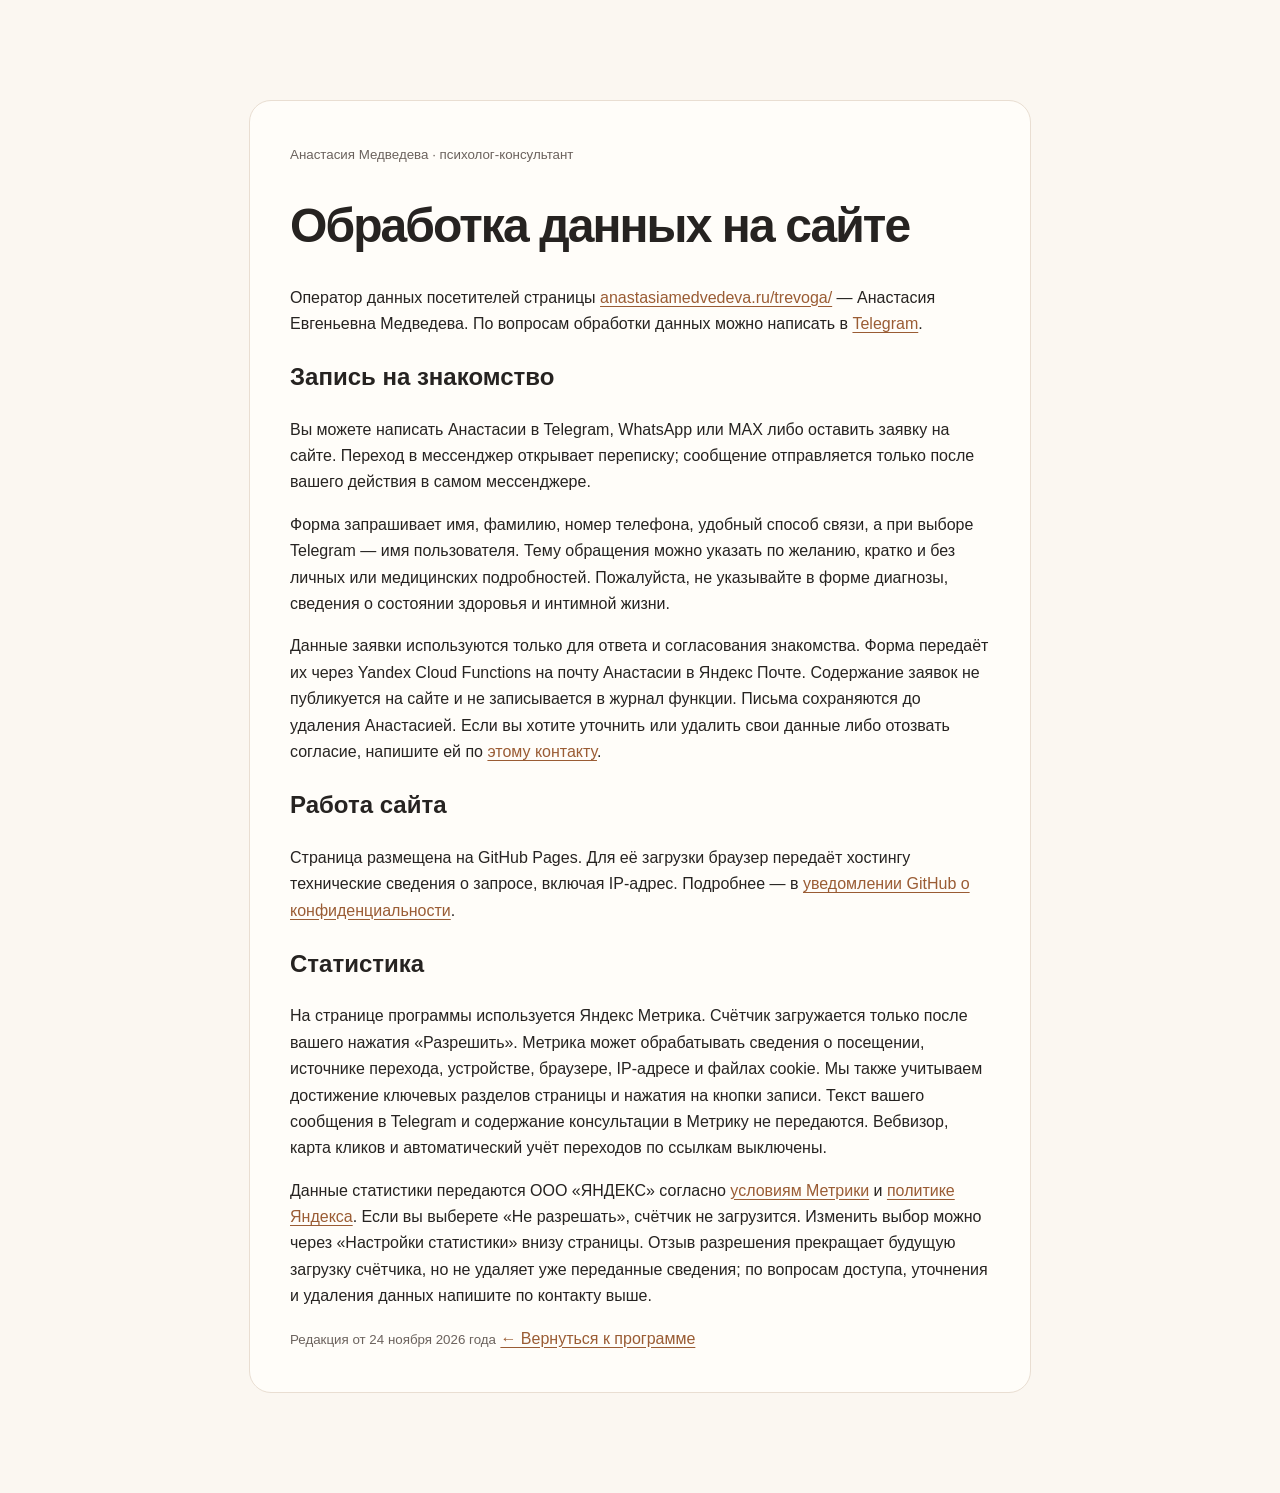
<file: privacy/index.html>
<!doctype html>
<html lang="ru">
<head>
  <meta charset="utf-8" />
  <meta name="viewport" content="width=device-width, initial-scale=1" />
  <meta name="robots" content="noindex" />
  <title>Обработка данных — Анастасия Медведева</title>
  <style>body{margin:0;padding:28px;background:#fbf7f1;color:#262321;font:16px/1.65 Manrope,Arial,sans-serif}main{max-width:700px;margin:8vh auto;padding:40px;background:#fffdf9;border:1px solid #e9ded2;border-radius:22px}h1{font-size:clamp(2rem,5vw,3rem);line-height:1.1;letter-spacing:-.04em}a{color:#9a5c34;text-underline-offset:3px}small{color:#6b625d}@media(max-width:600px){main{margin:2vh auto;padding:28px}}</style>
</head>
<body>
<main>
  <small>Анастасия Медведева · психолог-консультант</small>
  <h1>Обработка данных на сайте</h1>
  <p>Оператор данных посетителей страницы <a href="../trevoga/">anastasiamedvedeva.ru/trevoga/</a> — Анастасия Евгеньевна Медведева. По вопросам обработки данных можно написать в <a href="https://t.me/aanastasia_me">Telegram</a>.</p>
  <h2>Запись на знакомство</h2>
  <p>Вы можете написать Анастасии в Telegram, WhatsApp или MAX либо оставить заявку на сайте. Переход в мессенджер открывает переписку; сообщение отправляется только после вашего действия в самом мессенджере.</p>
  <p>Форма запрашивает имя, фамилию, номер телефона, удобный способ связи, а при выборе Telegram — имя пользователя. Тему обращения можно указать по желанию, кратко и без личных или медицинских подробностей. Пожалуйста, не указывайте в форме диагнозы, сведения о состоянии здоровья и интимной жизни.</p>
  <p>Данные заявки используются только для ответа и согласования знакомства. Форма передаёт их через Yandex Cloud Functions на почту Анастасии в Яндекс Почте. Содержание заявок не публикуется на сайте и не записывается в журнал функции. Письма сохраняются до удаления Анастасией. Если вы хотите уточнить или удалить свои данные либо отозвать согласие, напишите ей по <a href="https://t.me/aanastasia_me">этому контакту</a>.</p>
  <h2>Работа сайта</h2>
  <p>Страница размещена на GitHub Pages. Для её загрузки браузер передаёт хостингу технические сведения о запросе, включая IP-адрес. Подробнее — в <a href="https://docs.github.com/ru/site-policy/privacy-policies/github-general-privacy-statement">уведомлении GitHub о конфиденциальности</a>.</p>
  <h2>Статистика</h2>
  <p>На странице программы используется Яндекс Метрика. Счётчик загружается только после вашего нажатия «Разрешить». Метрика может обрабатывать сведения о посещении, источнике перехода, устройстве, браузере, IP-адресе и файлах cookie. Мы также учитываем достижение ключевых разделов страницы и нажатия на кнопки записи. Текст вашего сообщения в Telegram и содержание консультации в Метрику не передаются. Вебвизор, карта кликов и автоматический учёт переходов по ссылкам выключены.</p>
  <p>Данные статистики передаются ООО «ЯНДЕКС» согласно <a href="https://yandex.ru/legal/metrica_termsofuse/ru/">условиям Метрики</a> и <a href="https://yandex.ru/legal/confidential/ru/">политике Яндекса</a>. Если вы выберете «Не разрешать», счётчик не загрузится. Изменить выбор можно через «Настройки статистики» внизу страницы. Отзыв разрешения прекращает будущую загрузку счётчика, но не удаляет уже переданные сведения; по вопросам доступа, уточнения и удаления данных напишите по контакту выше.</p>
  <small>Редакция от 24 ноября 2026 года</small>
  <a href="../trevoga/">← Вернуться к программе</a>
</main>
</body>
</html>
</file>
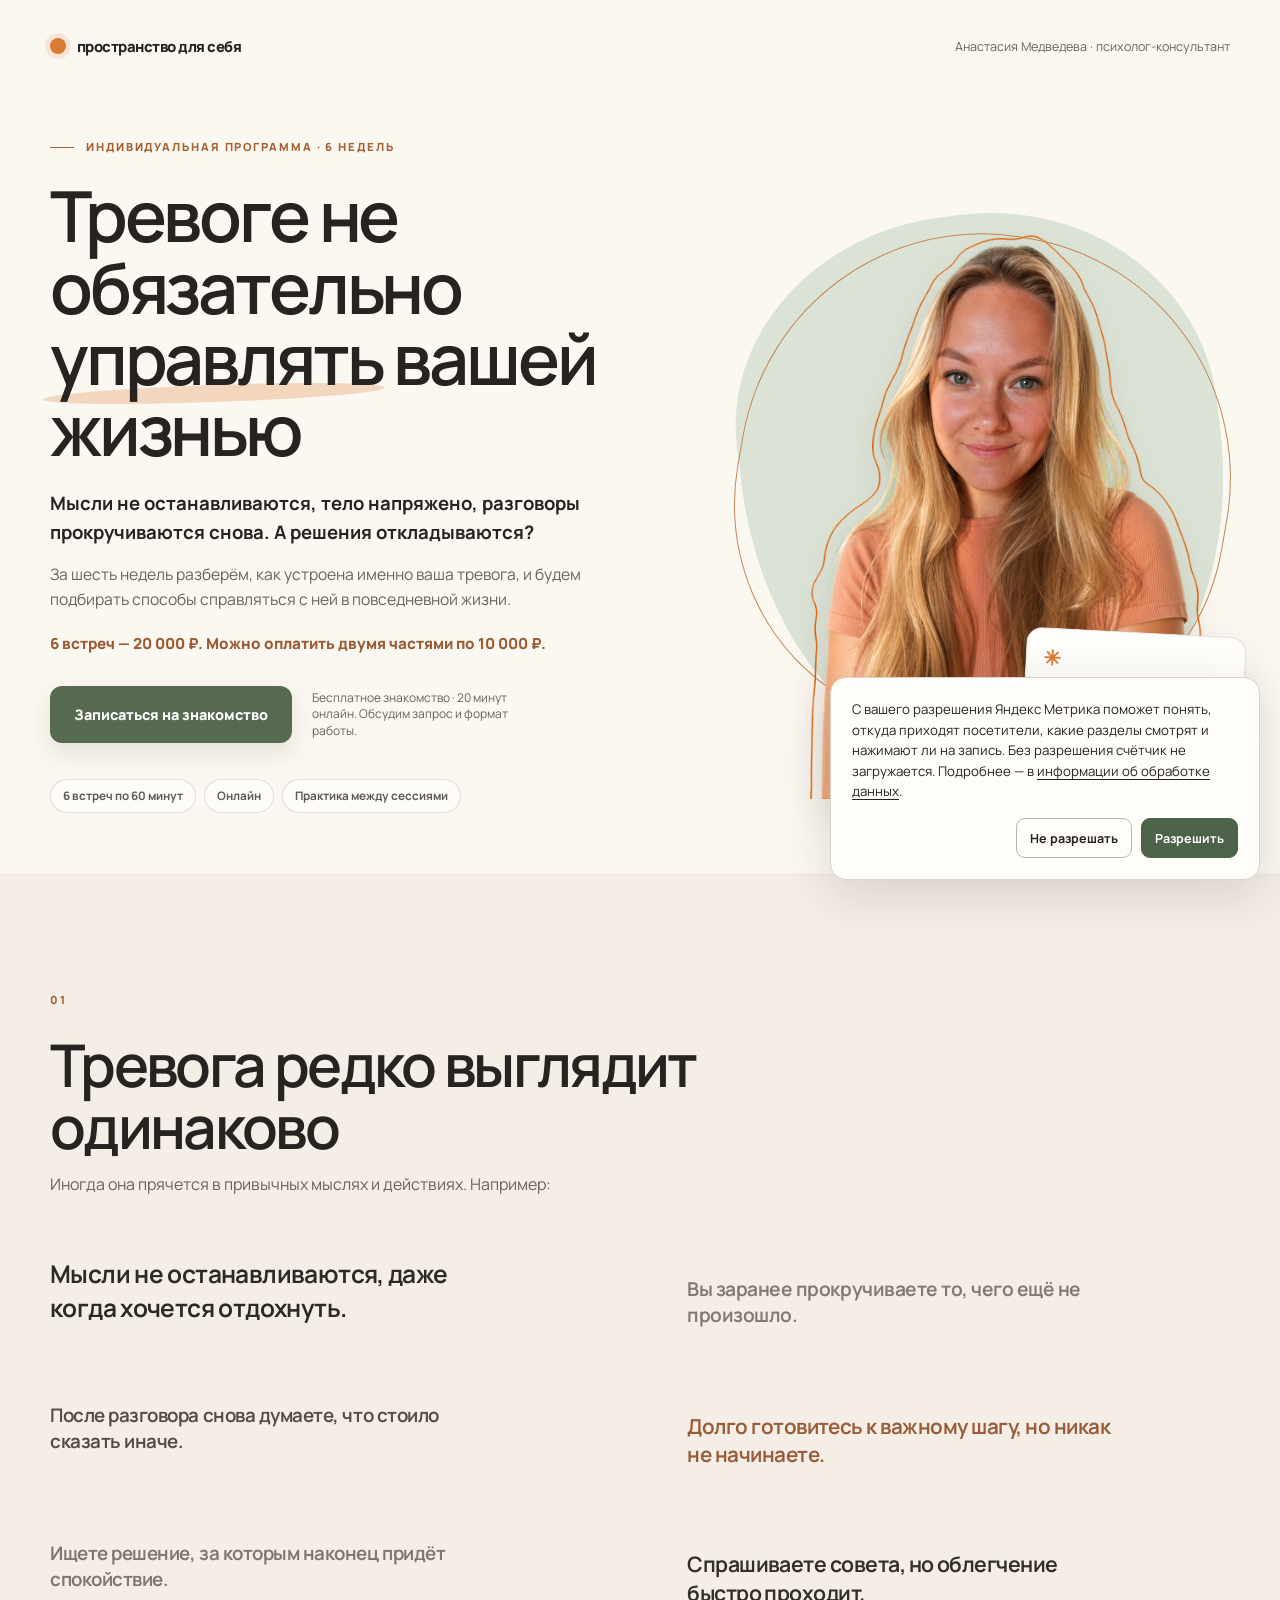
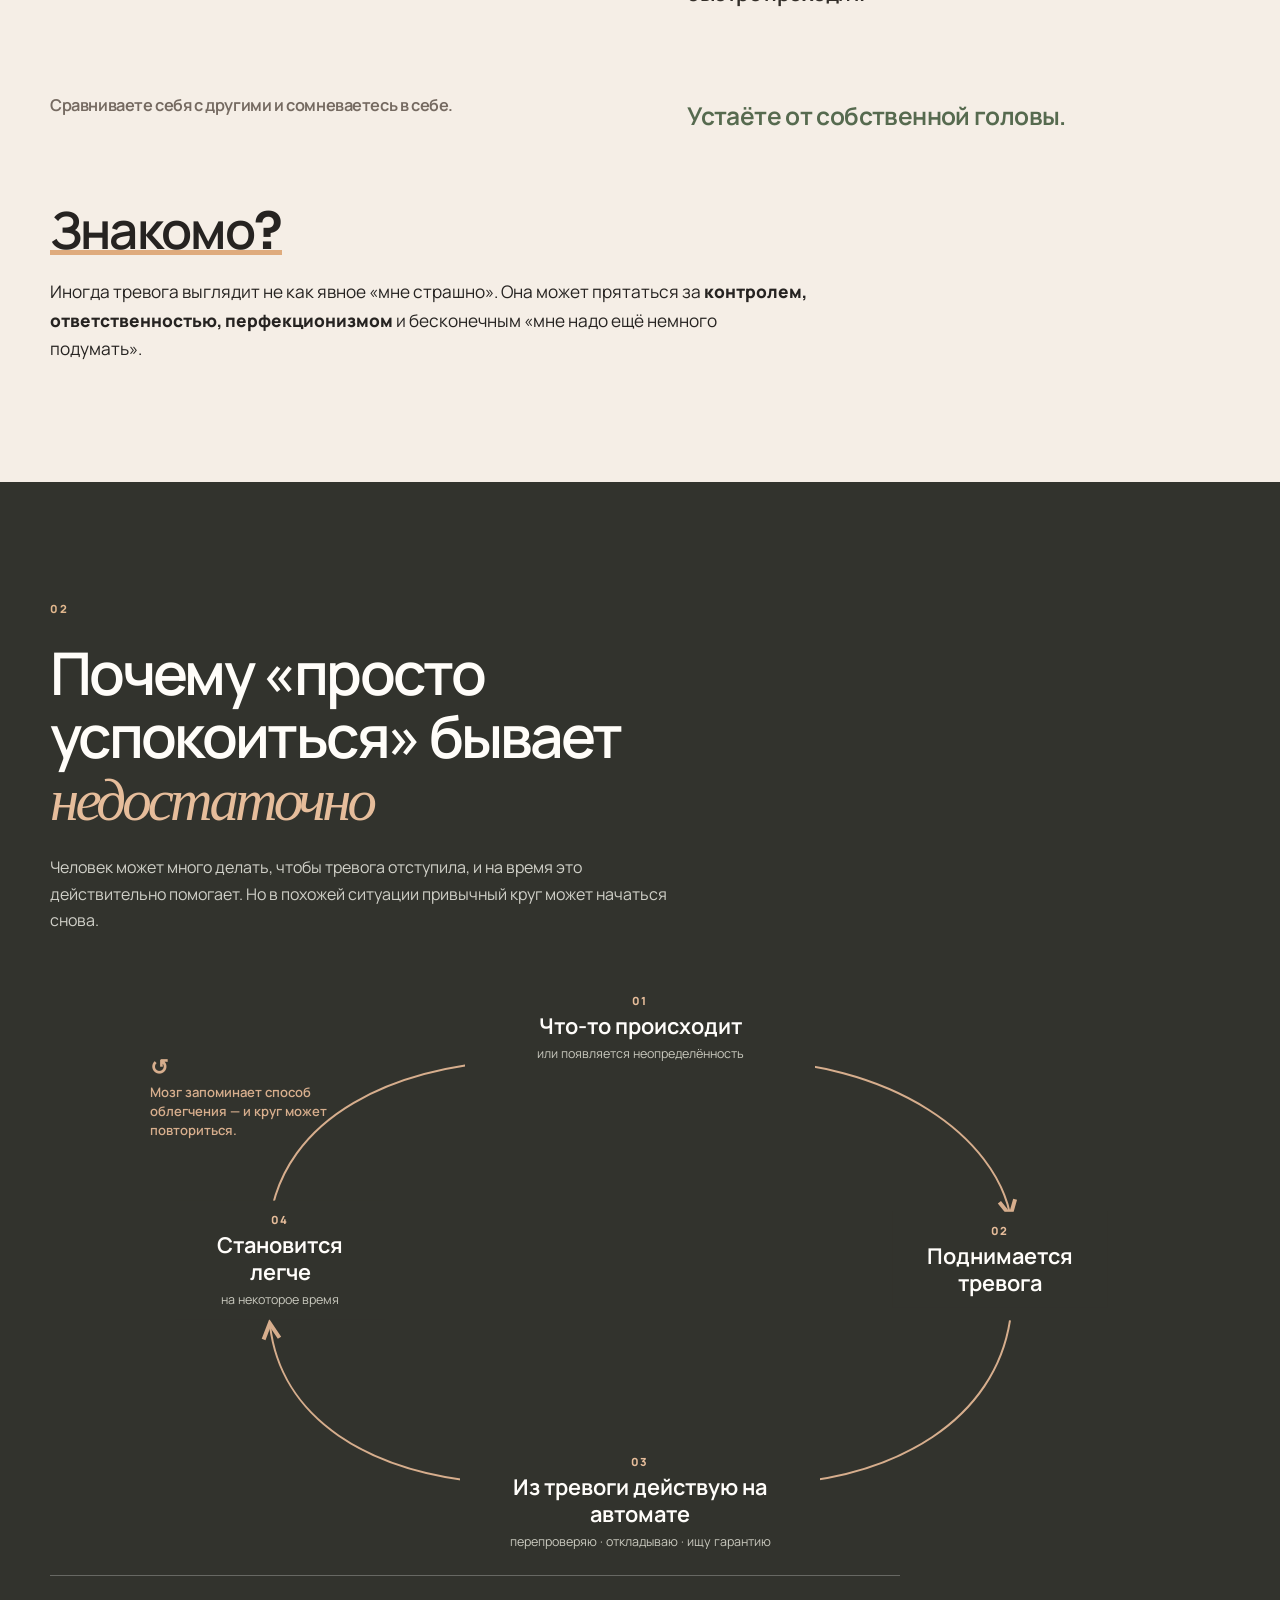
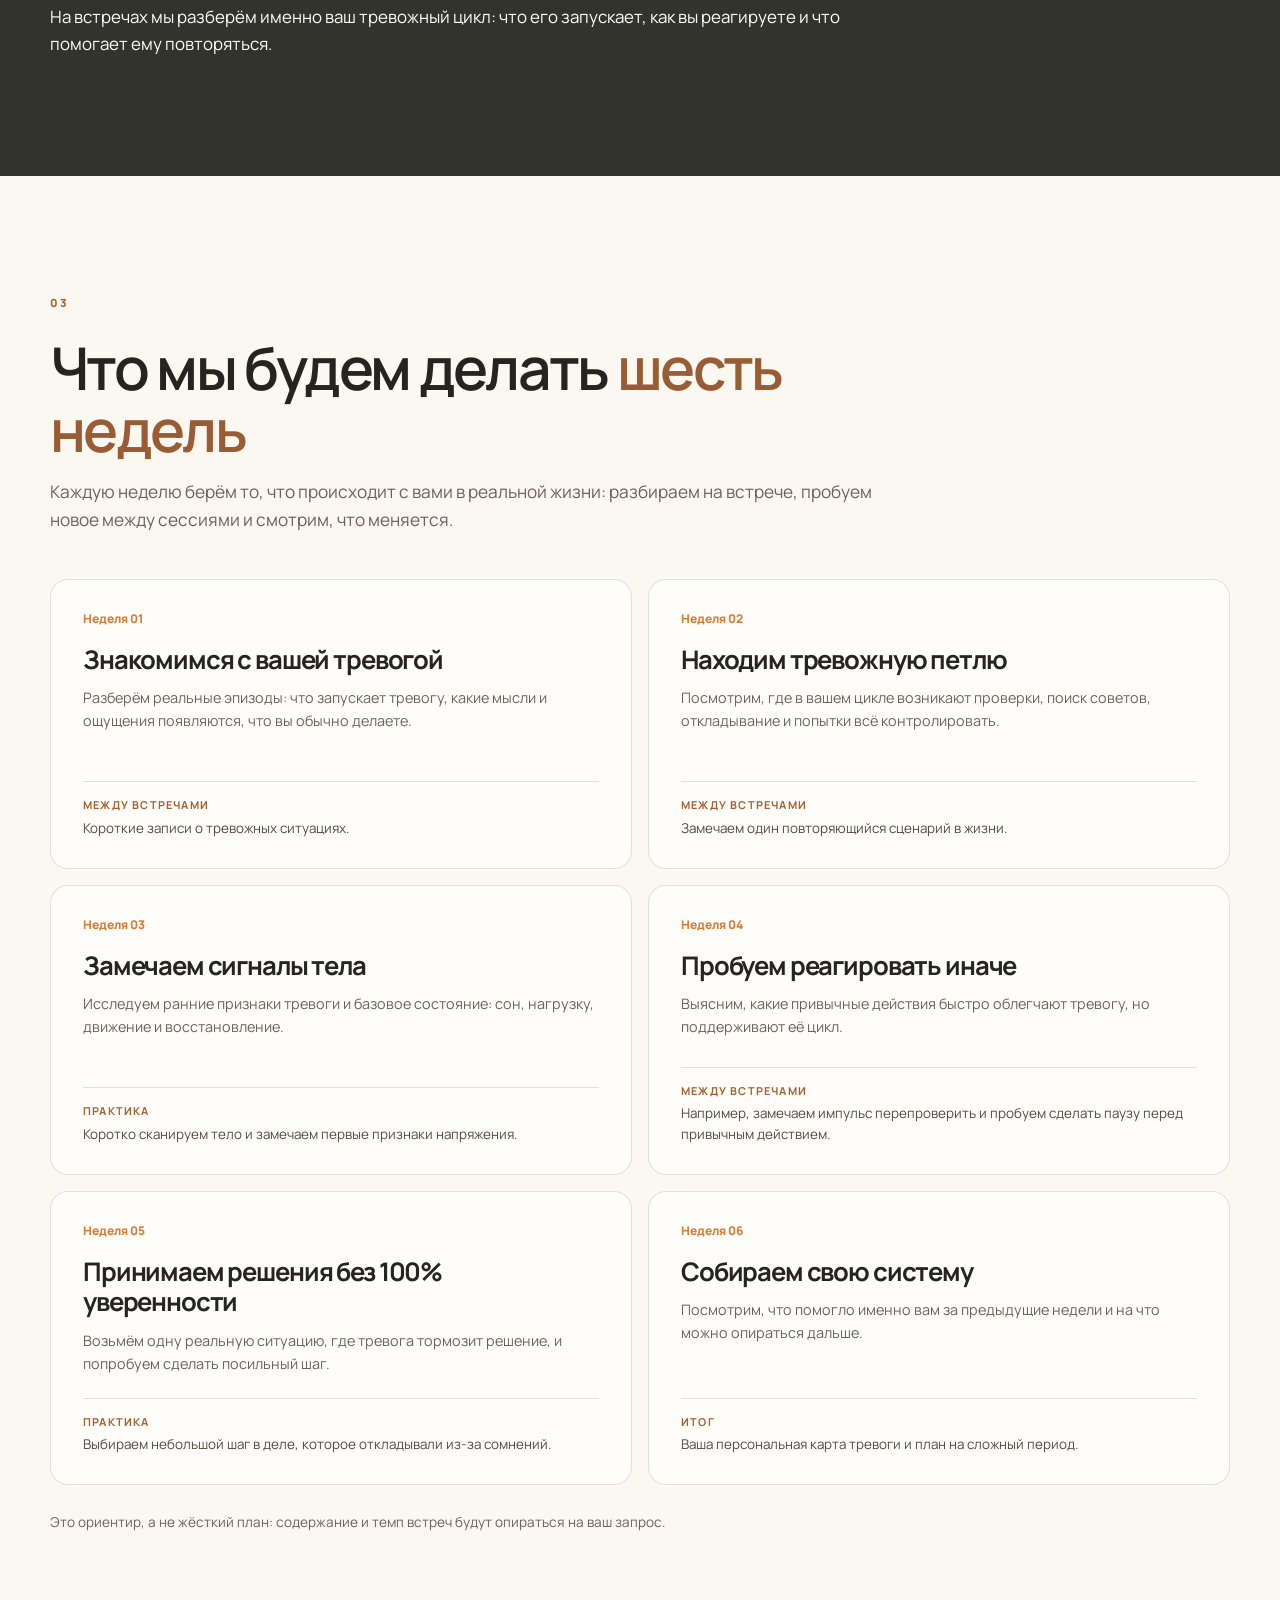
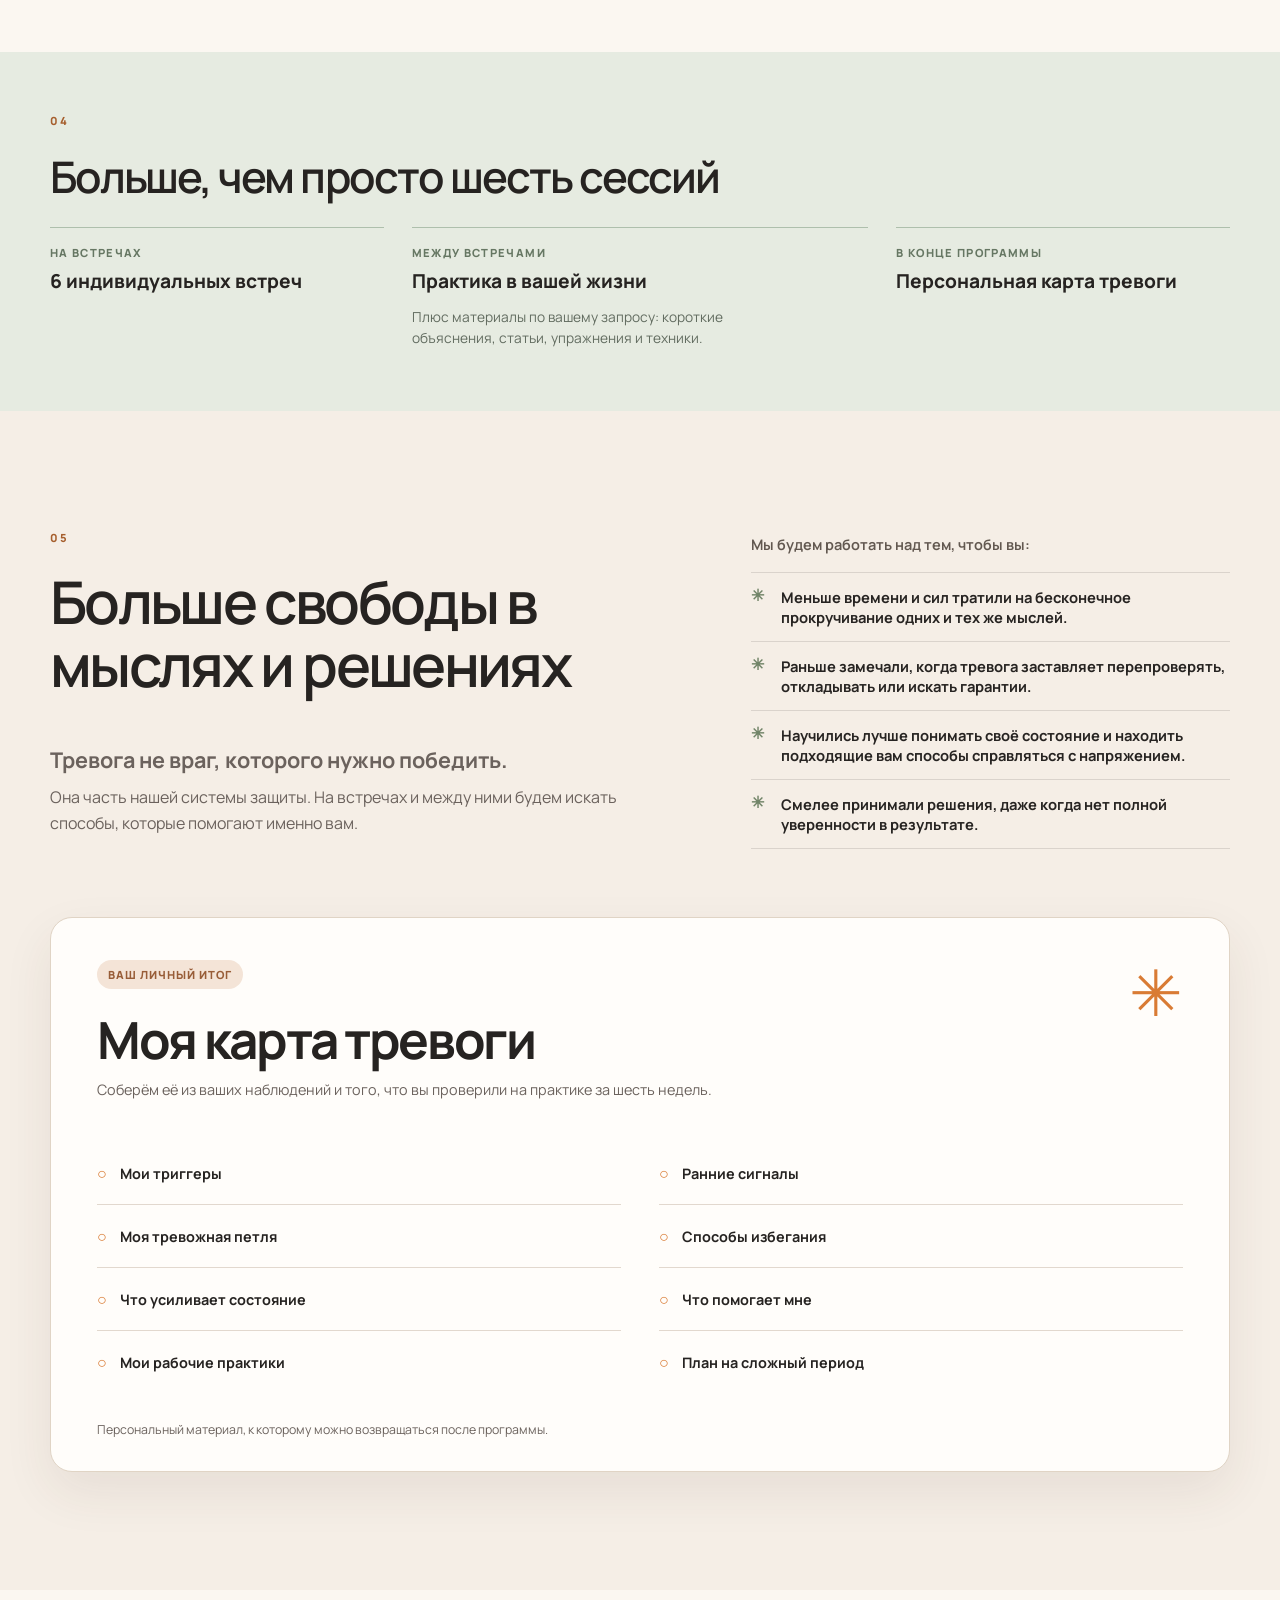
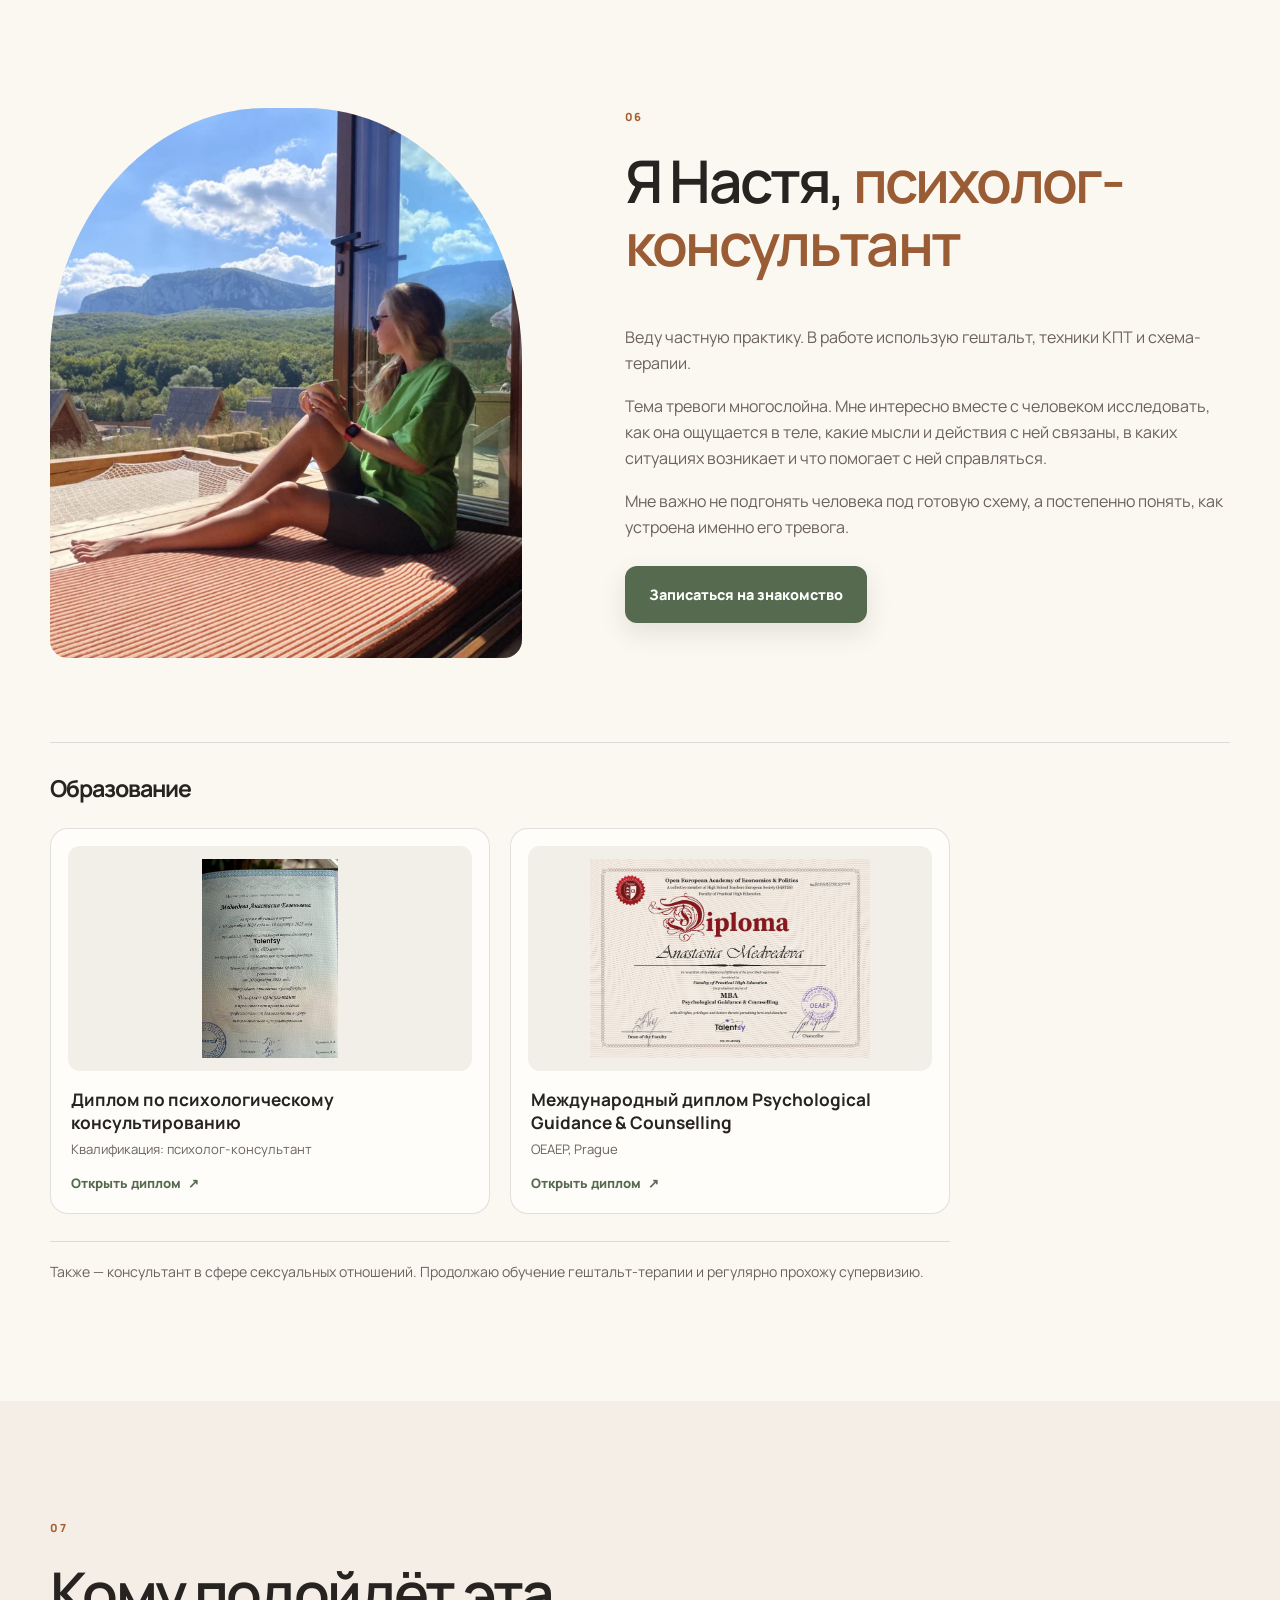
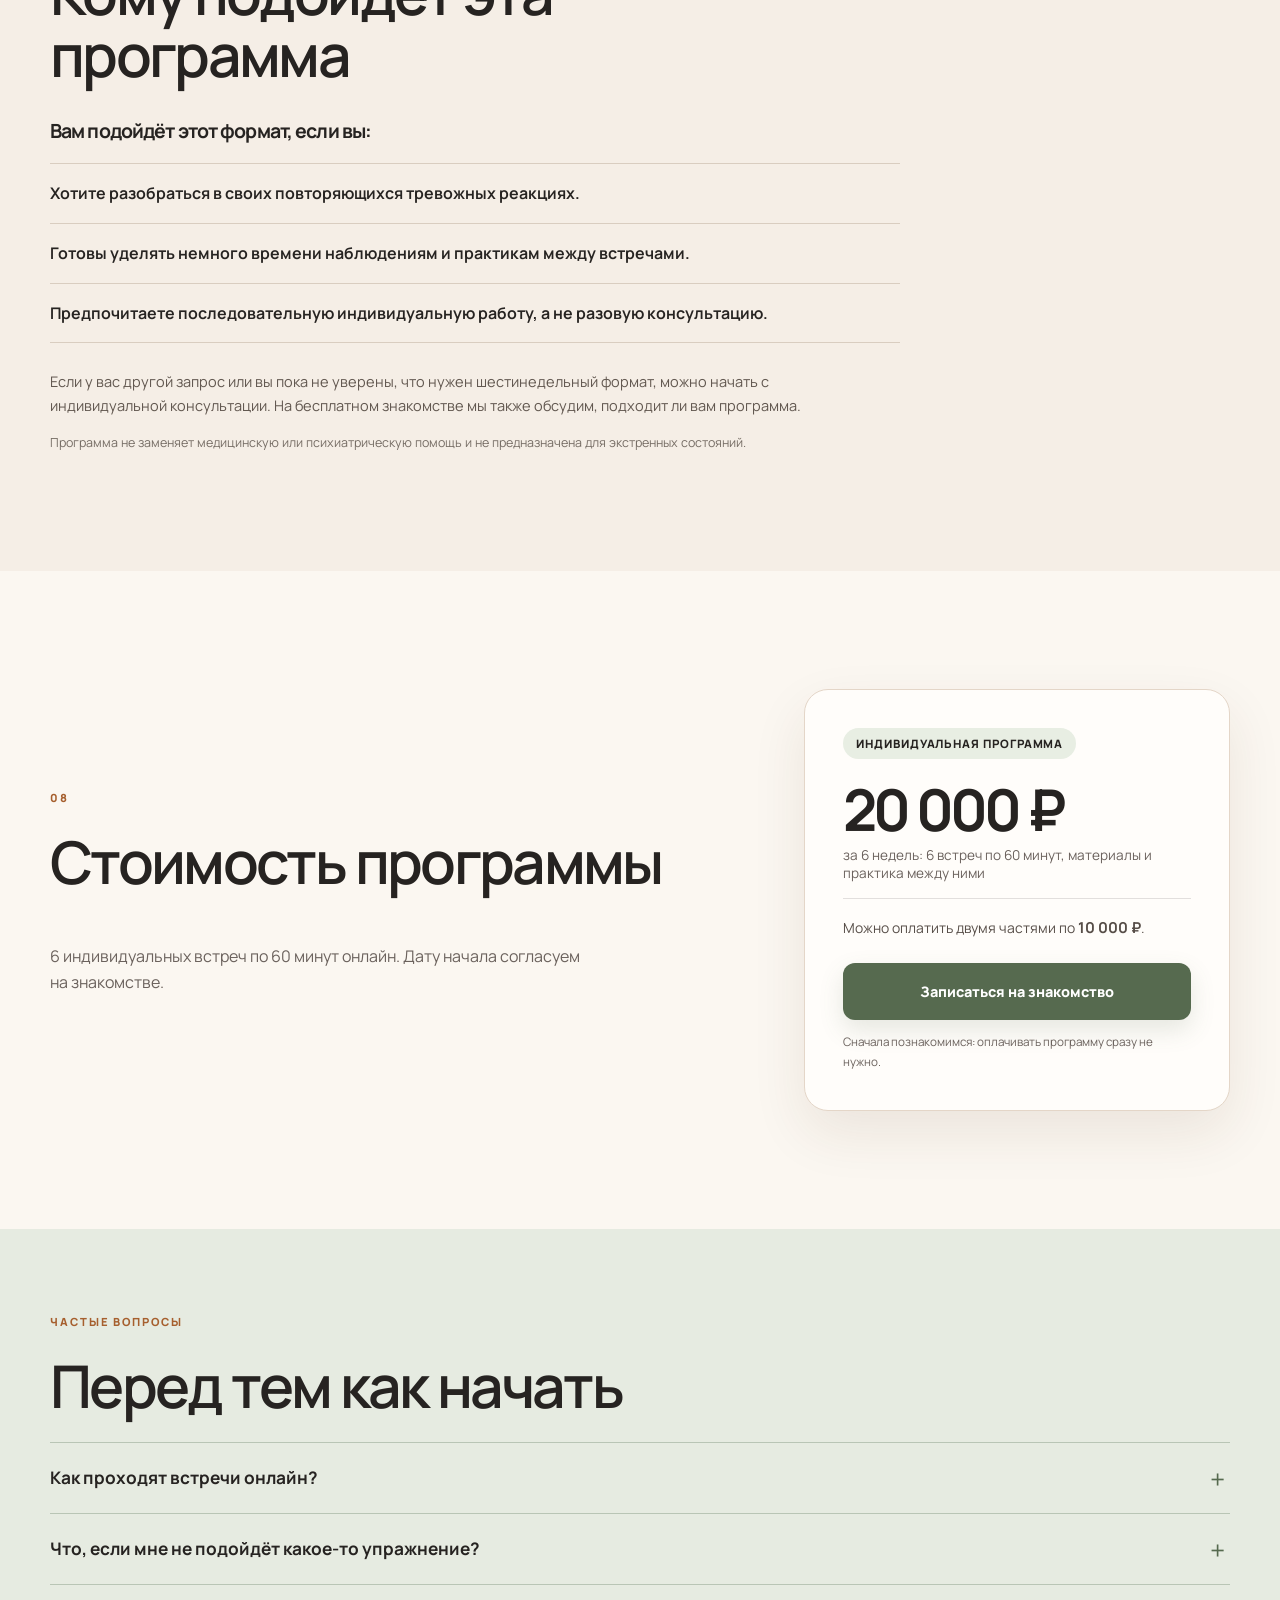
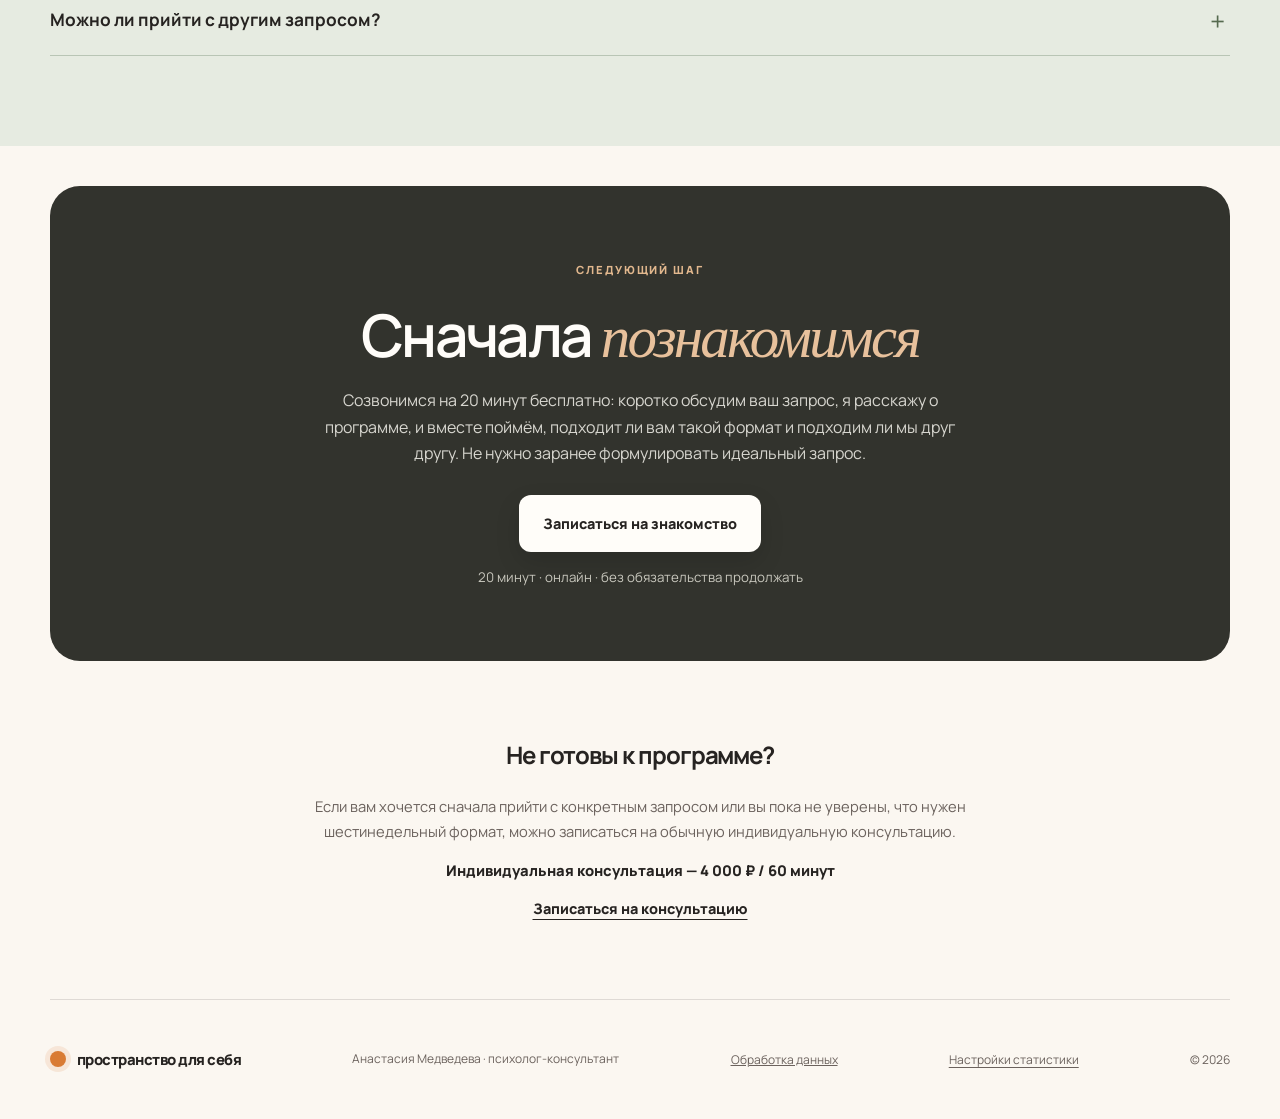
<file: trevoga/index.html>
<!DOCTYPE html>
<html lang="ru">
  <head>
    <meta charset="UTF-8" />
    <meta name="viewport" content="width=device-width, initial-scale=1.0" />
    <title>Работа с тревогой — 6 недель с Анастасией Медведевой</title>
    <meta name="description" content="Индивидуальная программа на 6 недель: понять свой цикл тревоги, раньше замечать его и находить больше свободы в решениях. Анастасия Медведева, психолог-консультант." />
    <link rel="canonical" href="https://anastasiamedvedeva.ru/trevoga/" />
    <meta property="og:type" content="website" />
    <meta property="og:title" content="Тревоге не обязательно управлять вашей жизнью" />
    <meta property="og:description" content="6 недель индивидуальной работы с тревогой. Онлайн с психологом Анастасией Медведевой." />
    <meta property="og:url" content="https://anastasiamedvedeva.ru/trevoga/" />
    <meta property="og:image" content="https://anastasiamedvedeva.ru/assets/social/social-preview-20260716.png" />
    <meta name="theme-color" content="#fbf7f1" />
    <link rel="icon" href="../favicon-20260727.ico" sizes="any" />
    <link rel="icon" type="image/svg+xml" href="../assets/favicon-20260727.svg" />
    <link rel="preconnect" href="https://fonts.googleapis.com" />
    <link rel="preconnect" href="https://fonts.gstatic.com" crossorigin />
    <link href="https://fonts.googleapis.com/css2?family=Manrope:wght@400;500;600;700;800&family=Sora:wght@400;500;600;700&display=swap" rel="stylesheet" />
    <link rel="stylesheet" href="./styles.css?v=2" />
    <link rel="stylesheet" href="./refinement.css?v=8" />
    <link rel="stylesheet" href="./analytics.css?v=1" />
    <script src="./analytics.js?v=3" defer></script>
    <script src="./script.js?v=6" defer></script>
    <link rel="stylesheet" href="./contact.css?v=1" />
  </head>
  <body>
    <div class="site-wrap">
      <header class="site-header" aria-label="Шапка сайта">
        <a class="brand" href="../" aria-label="Анастасия Медведева — главная страница">
          <span class="brand-dot" aria-hidden="true"></span>
          <span>пространство для себя</span>
        </a>
        <span class="header-caption">Анастасия Медведева · психолог-консультант</span>
      </header>

      <main>
        <section class="hero" aria-labelledby="hero-title">
          <div class="hero-copy">
            <p class="eyebrow"><span class="eyebrow-line" aria-hidden="true"></span> Индивидуальная программа · 6 недель</p>
            <!-- Другие варианты заголовка для быстрой замены: «Жить, не дожидаясь, пока тревога исчезнет»; «Когда тревога больше не решает за вас». -->
            <h1 id="hero-title">Тревоге не обязательно <span class="highlight">управлять</span> вашей жизнью</h1>
            <p class="hero-lead">Мысли не останавливаются, тело напряжено, разговоры прокручиваются снова. А решения откладываются?</p>
            <p class="hero-description">За шесть недель разберём, как устроена именно ваша тревога, и будем подбирать способы справляться с ней в повседневной жизни.</p>
            <p class="hero-price">6 встреч — 20 000 ₽. Можно оплатить двумя частями по 10 000 ₽.</p>
            <div class="hero-actions">
              <button class="button button-primary" type="button" data-open-lead>Записаться на знакомство</button>
              <p>Бесплатное знакомство · 20 минут онлайн. Обсудим запрос и формат работы.</p>
            </div>
            <div class="hero-details" aria-label="Формат программы">
              <span>6 встреч по 60 минут</span>
              <span>Онлайн</span>
              <span>Практика между сессиями</span>
            </div>
          </div>
          <div class="hero-visual">
            <div class="portrait-shape" aria-hidden="true"></div>
            <div class="portrait-ring" aria-hidden="true"></div>
            <img src="../assets/photos/hero-anastasia-cutout-v4.png" alt="Психолог Анастасия Медведева" fetchpriority="high" />
            <div class="hero-note-card"><span class="note-spark" aria-hidden="true">✳</span><span>Не обязательно ждать, пока тревога исчезнет, чтобы двигаться дальше.</span></div>
          </div>
        </section>

        <section class="section recognition" id="recognition" aria-labelledby="recognition-title">
          <div class="section-heading recognition-intro">
            <p class="eyebrow">01</p>
            <h2 id="recognition-title">Тревога редко выглядит одинаково</h2>
            <p class="heading-aside">Иногда она прячется в привычных мыслях и действиях. Например:</p>
          </div>
          <div class="recognition-thoughts" aria-label="Мысли и действия, в которых может проявляться тревога">
            <p>Мысли не останавливаются, даже когда хочется отдохнуть.</p>
            <p>Вы заранее прокручиваете то, чего ещё не произошло.</p>
            <p>После разговора снова думаете, что стоило сказать иначе.</p>
            <p>Долго готовитесь к важному шагу, но никак не начинаете.</p>
            <p>Ищете решение, за которым наконец придёт спокойствие.</p>
            <p>Спрашиваете совета, но облегчение быстро проходит.</p>
            <p>Сравниваете себя с другими и сомневаетесь в себе.</p>
            <p>Устаёте от собственной головы.</p>
          </div>
          <p class="recognition-question"><span class="scribble-underline">Знакомо?</span></p>
          <p class="recognition-summary">Иногда тревога выглядит не как явное «мне страшно». Она может прятаться за <strong>контролем, ответственностью, перфекционизмом</strong> и бесконечным «мне надо ещё немного подумать».</p>
        </section>

        <section class="section cycle-section" id="cycle" aria-labelledby="cycle-title">
          <div class="cycle-inner">
            <div class="cycle-intro">
              <p class="eyebrow eyebrow-light">02</p>
              <h2 id="cycle-title">Почему «просто успокоиться» бывает <em>недостаточно</em></h2>
              <p>Человек может много делать, чтобы тревога отступила, и на время это действительно помогает. Но в похожей ситуации привычный круг может начаться снова.</p>
            </div>
            <div class="cycle-orbit" aria-label="Как повторяется тревожный цикл">
              <svg class="cycle-orbit-lines" viewBox="0 0 1000 600" preserveAspectRatio="none" aria-hidden="true" focusable="false">
                <defs><marker id="orbit-arrow" markerWidth="11" markerHeight="11" refX="8" refY="5" orient="auto"><path d="M 1 1 L 9 5 L 1 9" fill="none" stroke="currentColor" stroke-width="1.6" /></marker></defs>
                <path d="M 590 80 C 760 80 855 165 870 240" />
                <path d="M 870 350 C 855 450 760 515 625 520" />
                <path d="M 380 520 C 220 515 140 445 130 355" />
                <path d="M 130 245 C 145 145 245 80 410 80" />
              </svg>
              <ol class="cycle-orbit-steps">
                <li class="cycle-node cycle-node-one"><span>01</span><strong>Что-то происходит</strong><small>или появляется неопределённость</small></li>
                <li class="cycle-node cycle-node-two"><span>02</span><strong>Поднимается тревога</strong></li>
                <li class="cycle-node cycle-node-three"><span>03</span><strong>Из тревоги действую на автомате</strong><small>перепроверяю · откладываю · ищу гарантию</small></li>
                <li class="cycle-node cycle-node-four"><span>04</span><strong>Становится легче</strong><small>на некоторое время</small></li>
              </ol>
              <p class="cycle-core">Мозг запоминает способ облегчения — и круг может повториться.</p>
            </div>
            <div class="cycle-conclusion"><p>На встречах мы разберём именно ваш тревожный цикл: что его запускает, как вы реагируете и что помогает ему повторяться.</p></div>
          </div>
        </section>

        <section class="section route-section" id="program" aria-labelledby="route-title">
          <div class="section-heading">
            <p class="eyebrow">03</p>
            <h2 id="route-title">Что мы будем делать <span class="highlight-soft">шесть недель</span></h2>
            <p class="section-lead">Каждую неделю берём то, что происходит с вами в реальной жизни: разбираем на встрече, пробуем новое между сессиями и смотрим, что меняется.</p>
          </div>
          <div class="route-grid">
            <article class="route-card">
              <span class="route-number">Неделя 01</span><h3>Знакомимся с вашей тревогой</h3>
              <p>Разберём реальные эпизоды: что запускает тревогу, какие мысли и ощущения появляются, что вы обычно делаете.</p>
              <p class="route-practice"><strong>Между встречами</strong> Короткие записи о тревожных ситуациях.</p>
            </article>
            <article class="route-card">
              <span class="route-number">Неделя 02</span><h3>Находим тревожную петлю</h3>
              <p>Посмотрим, где в вашем цикле возникают проверки, поиск советов, откладывание и попытки всё контролировать.</p>
              <p class="route-practice"><strong>Между встречами</strong> Замечаем один повторяющийся сценарий в жизни.</p>
            </article>
            <article class="route-card">
              <span class="route-number">Неделя 03</span><h3>Замечаем сигналы тела</h3>
              <p>Исследуем ранние признаки тревоги и базовое состояние: сон, нагрузку, движение и восстановление.</p>
              <p class="route-practice"><strong>Практика</strong> Коротко сканируем тело и замечаем первые признаки напряжения.</p>
            </article>
            <article class="route-card">
              <span class="route-number">Неделя 04</span><h3>Пробуем реагировать иначе</h3>
              <p>Выясним, какие привычные действия быстро облегчают тревогу, но поддерживают её цикл.</p>
              <p class="route-practice"><strong>Между встречами</strong> Например, замечаем импульс перепроверить и пробуем сделать паузу перед привычным действием.</p>
            </article>
            <article class="route-card">
              <span class="route-number">Неделя 05</span><h3>Принимаем решения без 100% уверенности</h3>
              <p>Возьмём одну реальную ситуацию, где тревога тормозит решение, и попробуем сделать посильный шаг.</p>
              <p class="route-practice"><strong>Практика</strong> Выбираем небольшой шаг в деле, которое откладывали из-за сомнений.</p>
            </article>
            <article class="route-card">
              <span class="route-number">Неделя 06</span><h3>Собираем свою систему</h3>
              <p>Посмотрим, что помогло именно вам за предыдущие недели и на что можно опираться дальше.</p>
              <p class="route-practice"><strong>Итог</strong> Ваша персональная карта тревоги и план на сложный период.</p>
            </article>
          </div>
          <p class="route-footnote">Это ориентир, а не жёсткий план: содержание и темп встреч будут опираться на ваш запрос.</p>
        </section>

        <section class="section includes-section" id="between" aria-labelledby="includes-title">
          <div class="includes-inner">
            <div class="includes-heading"><p class="eyebrow">04</p><h2 id="includes-title">Больше, чем просто шесть сессий</h2></div>
            <div class="includes-stages" aria-label="Что входит в программу">
              <div class="includes-stage"><span>На встречах</span><strong>6 индивидуальных встреч</strong></div>
              <div class="includes-stage"><span>Между встречами</span><strong>Практика в вашей жизни</strong><p>Плюс материалы по вашему запросу: короткие объяснения, статьи, упражнения и техники.</p></div>
              <div class="includes-stage"><span>В конце программы</span><strong>Персональная карта тревоги</strong></div>
            </div>
          </div>
        </section>

        <section class="section results-section" id="results" aria-labelledby="results-title">
          <div class="results-intro">
            <div class="results-copy"><p class="eyebrow">05</p><h2 id="results-title">Больше свободы в мыслях и решениях</h2><p class="results-philosophy">Тревога не враг, которого нужно победить.</p><p>Она часть нашей системы защиты. На встречах и между ними будем искать способы, которые помогают именно вам.</p></div>
            <div class="results-possibilities"><p>Мы будем работать над тем, чтобы вы:</p><ul class="results-list"><li>Меньше времени и сил тратили на бесконечное прокручивание одних и тех же мыслей.</li><li>Раньше замечали, когда тревога заставляет перепроверять, откладывать или искать гарантии.</li><li>Научились лучше понимать своё состояние и находить подходящие вам способы справляться с напряжением.</li><li>Смелее принимали решения, даже когда нет полной уверенности в результате.</li></ul></div>
          </div>
          <div class="map-document" aria-label="Пример структуры персональной карты тревоги">
            <div class="map-document-header">
              <div><span class="map-tag">Ваш личный итог</span><h3>Моя карта тревоги</h3><p>Соберём её из ваших наблюдений и того, что вы проверили на практике за шесть недель.</p></div>
              <span class="map-document-mark" aria-hidden="true">✳</span>
            </div>
            <div class="map-fields">
              <span>Мои триггеры</span><span>Ранние сигналы</span><span>Моя тревожная петля</span><span>Способы избегания</span>
              <span>Что усиливает состояние</span><span>Что помогает мне</span><span>Мои рабочие практики</span><span>План на сложный период</span>
            </div>
            <p class="map-document-footer">Персональный материал, к которому можно возвращаться после программы.</p>
          </div>
        </section>

        <section class="section about-section" id="about" aria-labelledby="about-title">
          <div class="about-photo"><img src="../assets/photos/mountains-window.jpg" alt="Анастасия Медведева во время отдыха в горах" loading="lazy" /></div>
          <div class="about-copy">
            <p class="eyebrow">06</p><h2 id="about-title">Я Настя, <span class="highlight-soft">психолог-консультант</span></h2>
            <p>Веду частную практику. В работе использую гештальт, техники КПТ и схема-терапии.</p>
            <p>Тема тревоги многослойна. Мне интересно вместе с человеком исследовать, как она ощущается в теле, какие мысли и действия с ней связаны, в каких ситуациях возникает и что помогает с ней справляться.</p>
            <p>Мне важно не подгонять человека под готовую схему, а постепенно понять, как устроена именно его тревога.</p>
            <div class="about-actions"><button class="button button-primary" type="button" data-open-lead>Записаться на знакомство</button></div>
          </div>
          <div class="education-inline" aria-labelledby="education-title">
            <h3 id="education-title">Образование</h3>
            <div class="credential-cards" aria-label="Дипломы">
              <a class="credential-card" href="../assets/diplomas/qualification-diploma-spread.jpg" target="_blank" rel="noopener noreferrer" aria-label="Открыть диплом по психологическому консультированию">
                <span class="credential-card-media"><img src="../assets/diplomas/qualification-diploma-preview.jpg" alt="Диплом о профессиональной переподготовке по психологическому консультированию" loading="lazy" /></span>
                <span class="credential-card-caption"><strong>Диплом по психологическому консультированию</strong><span>Квалификация: психолог-консультант</span><span class="credential-card-open">Открыть диплом <span aria-hidden="true">↗</span></span></span>
              </a>
              <a class="credential-card" href="../assets/diplomas/international-psychology-diploma.jpg" target="_blank" rel="noopener noreferrer" aria-label="Открыть международный диплом Psychological Guidance and Counselling">
                <span class="credential-card-media"><img src="../assets/diplomas/international-psychology-diploma.jpg" alt="Международный диплом Psychological Guidance and Counselling" loading="lazy" /></span>
                <span class="credential-card-caption"><strong>Международный диплом Psychological Guidance &amp; Counselling</strong><span>OEAEP, Prague</span><span class="credential-card-open">Открыть диплом <span aria-hidden="true">↗</span></span></span>
              </a>
            </div>
            <p class="education-ongoing">Также — консультант в сфере сексуальных отношений. Продолжаю обучение гештальт-терапии и регулярно прохожу супервизию.</p>
          </div>
        </section>

        <section class="section fit-section" id="fit" aria-labelledby="fit-title">
          <div class="section-heading"><p class="eyebrow">07</p><h2 id="fit-title">Кому подойдёт эта программа</h2></div>
          <div class="fit-content">
            <h3>Вам подойдёт этот формат, если вы:</h3>
            <ul class="fit-list">
              <li>Хотите разобраться в своих повторяющихся тревожных реакциях.</li>
              <li>Готовы уделять немного времени наблюдениям и практикам между встречами.</li>
              <li>Предпочитаете последовательную индивидуальную работу, а не разовую консультацию.</li>
            </ul>
            <p class="fit-alternative">Если у вас другой запрос или вы пока не уверены, что нужен шестинедельный формат, можно начать с индивидуальной консультации. На бесплатном знакомстве мы также обсудим, подходит ли вам программа.</p>
            <p class="fit-care-note">Программа не заменяет медицинскую или психиатрическую помощь и не предназначена для экстренных состояний.</p>
          </div>
        </section>

        <section class="section price-section" id="price" aria-labelledby="price-title">
          <div class="price-copy"><p class="eyebrow">08</p><h2 id="price-title">Стоимость программы</h2><p>6 индивидуальных встреч по 60 минут онлайн. Дату начала согласуем на знакомстве.</p></div>
          <div class="price-card"><span class="price-tag">Индивидуальная программа</span><strong>20 000 ₽</strong><span class="price-period">за 6 недель: 6 встреч по 60 минут, материалы и практика между ними</span><p class="price-installments">Можно оплатить двумя частями по <strong>10 000 ₽</strong>.</p><button class="button button-primary" type="button" data-open-lead>Записаться на знакомство</button><p>Сначала познакомимся: оплачивать программу сразу не нужно.</p></div>
        </section>

        <section class="section faq-section" id="faq" aria-labelledby="faq-title">
          <div class="faq-inner">
            <div class="section-heading"><p class="eyebrow">Частые вопросы</p><h2 id="faq-title">Перед тем как начать</h2></div>
            <div class="faq-list">
              <details class="faq-item"><summary>Как проходят встречи онлайн?</summary><p>Мы подберём удобное время. Перед каждой 60-минутной встречей я пришлю ссылку для видеосвязи. Подключиться можно из браузера — ничего устанавливать не нужно.</p></details>
              <details class="faq-item"><summary>Что, если мне не подойдёт какое-то упражнение?</summary><p>Обсудим, что именно не подошло, и скорректируем работу. Заставлять себя выполнять упражнение не нужно.</p></details>
              <details class="faq-item"><summary>Можно ли прийти с другим запросом?</summary><p>Да. На знакомстве обсудим, подходит ли вам программа про тревогу или лучше начать с обычной индивидуальной консультации.</p></details>
            </div>
          </div>
        </section>

        <section class="section final-section" id="contact" aria-labelledby="final-title">
          <div class="final-card"><p class="eyebrow eyebrow-light">Следующий шаг</p><h2 id="final-title">Сначала <span>познакомимся</span></h2><p>Созвонимся на 20 минут бесплатно: коротко обсудим ваш запрос, я расскажу о программе, и вместе поймём, подходит ли вам такой формат и подходим ли мы друг другу. Не нужно заранее формулировать идеальный запрос.</p><button class="button button-light" type="button" data-open-lead>Записаться на знакомство</button><small>20 минут · онлайн · без обязательства продолжать</small></div>
          <div class="consultation-alternative"><h3>Не готовы к программе?</h3><p>Если вам хочется сначала прийти с конкретным запросом или вы пока не уверены, что нужен шестинедельный формат, можно записаться на обычную индивидуальную консультацию.</p><p class="consultation-meta">Индивидуальная консультация — 4 000 ₽ / 60 минут</p><a class="text-link" href="../#contact">Записаться на консультацию</a></div>
        </section>
      </main>

      <footer class="site-footer"><a class="brand" href="../"><span class="brand-dot" aria-hidden="true"></span><span>пространство для себя</span></a><p>Анастасия Медведева · психолог-консультант</p><a href="../privacy/">Обработка данных</a><button class="analytics-settings" type="button" data-analytics-settings hidden>Настройки статистики</button><span>© 2026</span></footer>
    </div>

    <div class="analytics-notice" data-analytics-notice hidden>
      <p>С вашего разрешения Яндекс Метрика поможет понять, откуда приходят посетители, какие разделы смотрят и нажимают ли на запись. Без разрешения счётчик не загружается. Подробнее — в <a href="../privacy/">информации об обработке данных</a>.</p>
      <div class="analytics-actions"><button type="button" data-analytics-decline>Не разрешать</button><button type="button" data-analytics-accept>Разрешить</button></div>
    </div>

    <dialog class="lead-dialog" id="leadDialog" aria-labelledby="dialog-title">
      <button class="dialog-close" type="button" data-close-lead aria-label="Закрыть окно">×</button>
      <div class="dialog-content"><p class="eyebrow">Бесплатно · онлайн</p><h2 id="dialog-title">20-минутное знакомство</h2><p class="dialog-lead">Выберите, как вам удобнее познакомиться: напишите мне сами или оставьте заявку, и я свяжусь с вами.</p>
        <div class="contact-tabs" role="tablist" aria-label="Способ записи">
          <button id="contactTabWrite" type="button" role="tab" aria-selected="true" aria-controls="contactPanelWrite" data-contact-tab="write">Написать мне</button>
          <button id="contactTabForm" type="button" role="tab" aria-selected="false" aria-controls="contactPanelForm" data-contact-tab="form">Оставить заявку</button>
        </div>
        <div id="contactPanelWrite" role="tabpanel" aria-labelledby="contactTabWrite" class="contact-panel">
          <p class="contact-panel-intro">Можно написать пару слов о себе и своём вопросе. Договоримся о времени и спокойно обсудим формат работы.</p>
          <div class="messenger-links">
            <a data-messenger="telegram" href="https://t.me/aanastasia_me" target="_blank" rel="noopener noreferrer">Telegram <span aria-hidden="true">↗</span></a>
            <a data-messenger="whatsapp" href="https://wa.me/79858852191" target="_blank" rel="noopener noreferrer">WhatsApp <span aria-hidden="true">↗</span></a>
            <a data-messenger="max" href="https://max.ru/u/f9LHodD0cOLZq9Ikz2e7jjzeYqa6h8OZn04OaJ_9F45T17eP2spBvx3SBcM" target="_blank" rel="noopener noreferrer">MAX <span aria-hidden="true">↗</span></a>
          </div>
        </div>
        <form id="leadForm" class="contact-panel" role="tabpanel" aria-labelledby="contactTabForm" data-endpoint="https://functions.yandexcloud.net/d4e8vochmnccb7p5mlt4" autocomplete="on" hidden>
          <p class="contact-panel-intro">Оставьте контакт, и я сама напишу вам, чтобы договориться о знакомстве.</p>
          <div class="name-fields"><div><label for="leadName">Имя <span>*</span></label><input id="leadName" name="name" type="text" maxlength="80" autocomplete="given-name" required /></div><div><label for="leadSurname">Фамилия <span>*</span></label><input id="leadSurname" name="surname" type="text" maxlength="80" autocomplete="family-name" required /></div></div>
          <label for="leadPhone">Номер телефона <span>*</span></label><input id="leadPhone" name="phone" type="tel" maxlength="30" autocomplete="tel" inputmode="tel" placeholder="+7 999 123-45-67" required />
          <label for="leadContactMethod">Как удобнее ответить <span>*</span></label><select id="leadContactMethod" name="contactMethod" required><option value="" selected disabled>Выберите способ связи</option><option value="telegram">Telegram</option><option value="whatsapp">WhatsApp</option><option value="max">MAX</option><option value="phone">Телефонный звонок</option></select>
          <div id="leadTelegramField" hidden><label for="leadTelegram">Ваш @username в Telegram <span>*</span></label><input id="leadTelegram" name="telegram" type="text" maxlength="80" autocomplete="off" placeholder="@username" /><p class="field-hint">По номеру телефона вас не всегда можно найти в Telegram.</p></div>
          <label for="leadMessage">Предполагаемый запрос <em>(необязательно)</em></label><textarea id="leadMessage" name="message" rows="3" maxlength="300" placeholder="Можно очень коротко и без личных или медицинских подробностей"></textarea>
          <div class="trap-field" aria-hidden="true"><label for="leadCompany">Компания</label><input id="leadCompany" name="company" type="text" tabindex="-1" autocomplete="off" /></div>
          <label class="consent-row"><input id="leadConsent" name="consent" type="checkbox" required /><span>Согласна(ен) на обработку данных из заявки, чтобы Анастасия могла связаться со мной. <a href="../privacy/">Политика обработки персональных данных</a>.</span></label>
          <button class="button button-primary form-submit" type="submit">Отправить заявку</button>
          <p class="form-status" id="leadStatus" role="status" aria-live="polite"></p>
        </form>
      </div>
    </dialog>
  </body>
</html>
</file>
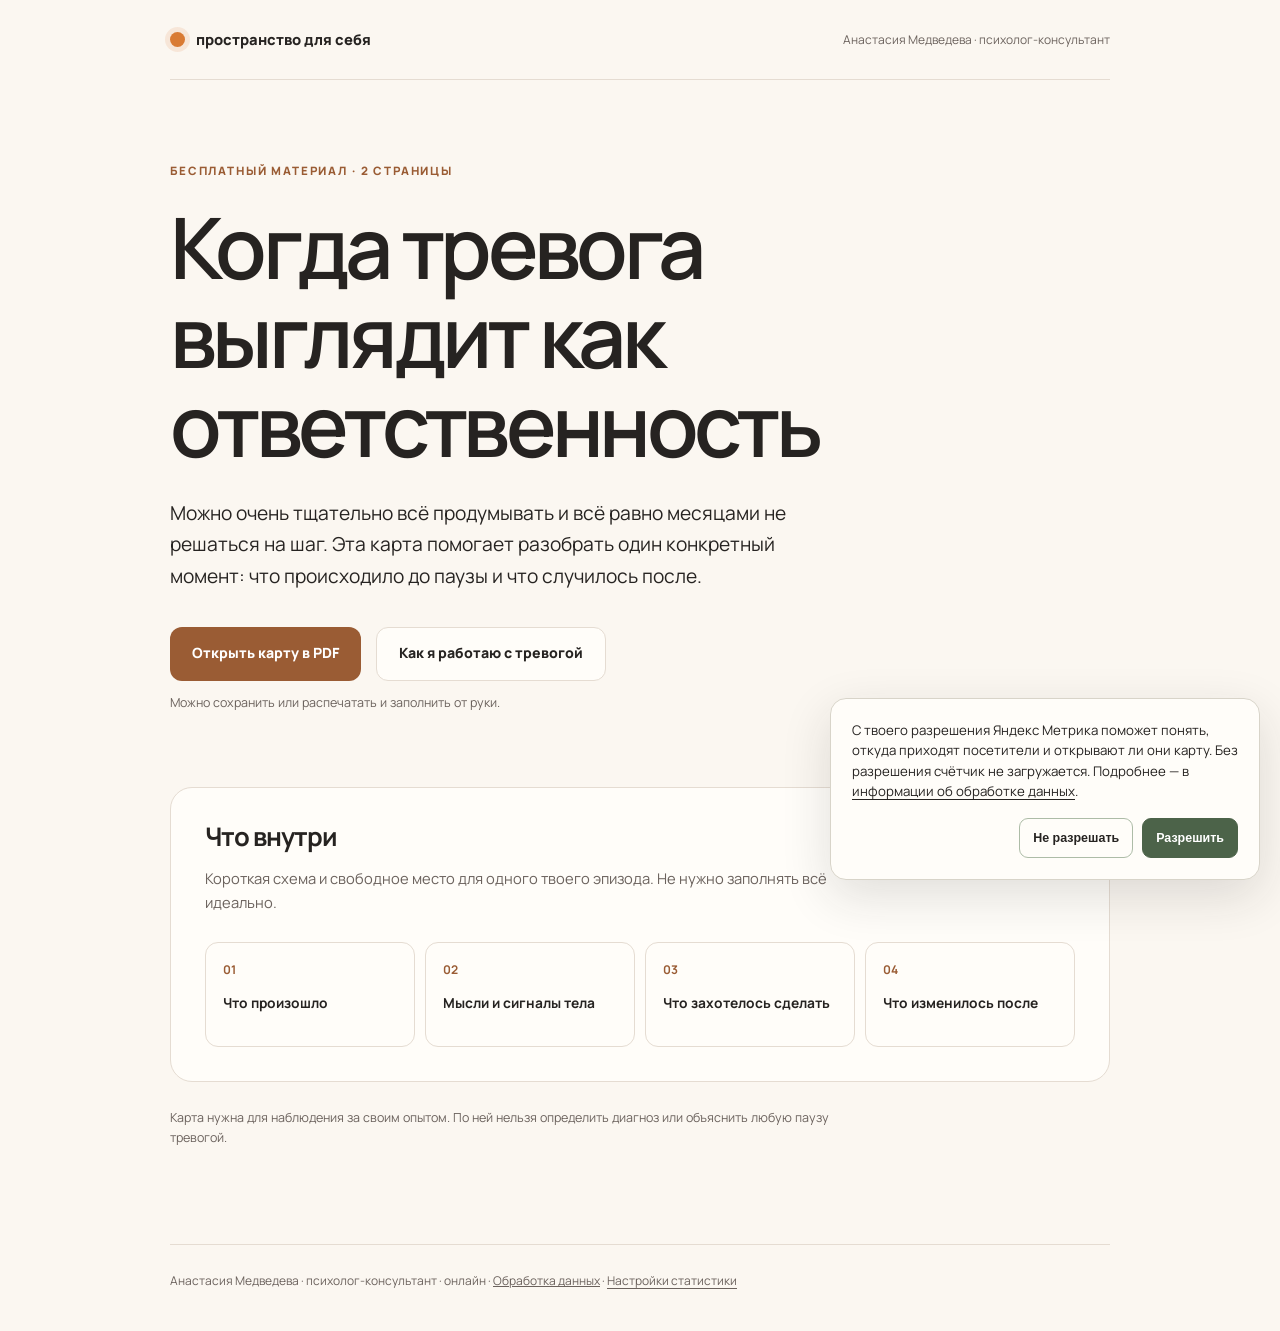
<file: trevoga/guide/index.html>
<!doctype html>
<html lang="ru">
<head>
  <meta charset="utf-8">
  <meta name="viewport" content="width=device-width, initial-scale=1">
  <link rel="canonical" href="https://anastasiamedvedeva.ru/trevoga/guide/">
  <meta name="theme-color" content="#fbf7f1">
  <title>Карта одного эпизода тревоги — Анастасия Медведева</title>
  <meta name="description" content="Две страницы, чтобы разобрать один момент, когда тревога мешала принять решение или сделать шаг.">
  <link rel="icon" href="https://anastasiamedvedeva.ru/favicon.ico" sizes="any">
  <link rel="preconnect" href="https://fonts.googleapis.com">
  <link rel="preconnect" href="https://fonts.gstatic.com" crossorigin>
  <link href="https://fonts.googleapis.com/css2?family=Manrope:wght@400;500;600;700;800&display=swap" rel="stylesheet">
  <link rel="stylesheet" href="../analytics.css?v=1">
  <script src="../analytics.js?v=4" defer></script>
  <style>
    :root{--bg:#fbf7f1;--paper:#fffdf9;--ink:#262321;--muted:#6b625d;--accent:#9a5c34;--line:#e5dcd2}
    *{box-sizing:border-box}body{margin:0;background:var(--bg);color:var(--ink);font:16px/1.6 Manrope,Arial,sans-serif}
    a{color:inherit}a:focus-visible{outline:3px solid #d97b34;outline-offset:4px}
    .wrap{width:min(100% - 40px,940px);margin:auto}.top{min-height:80px;display:flex;align-items:center;justify-content:space-between;gap:20px;border-bottom:1px solid var(--line)}
    .brand{display:inline-flex;align-items:center;gap:11px;font-size:.92rem;font-weight:800;text-decoration:none}.brand:before{content:"";width:15px;height:15px;border-radius:50%;background:#d97b34;box-shadow:0 0 0 5px #d97b3422}.top span{font-size:.75rem;color:var(--muted)}
    main{padding:82px 0 96px}.eyebrow{margin:0 0 22px;color:var(--accent);font-size:.72rem;font-weight:800;letter-spacing:.16em;text-transform:uppercase}
    h1{max-width:780px;margin:0;font-size:clamp(2.6rem,7vw,5.3rem);line-height:1.05;font-weight:600;letter-spacing:-.055em}
    .lead{max-width:670px;margin:28px 0 0;font-size:clamp(1rem,2vw,1.2rem);line-height:1.65}.muted{color:var(--muted)}
    .actions{display:flex;flex-wrap:wrap;align-items:center;gap:15px;margin:34px 0 12px}.button{display:inline-flex;align-items:center;justify-content:center;min-height:54px;padding:14px 22px;border-radius:12px;text-decoration:none;font-weight:800;font-size:.88rem}.primary{background:var(--accent);color:#fff}.secondary{border:1px solid var(--line);background:var(--paper)}
    .file-note{font-size:.78rem;color:var(--muted)}.preview{margin-top:74px;padding:34px;background:var(--paper);border:1px solid var(--line);border-radius:22px}.preview h2{margin:0 0 12px;font-size:1.6rem;line-height:1.2;letter-spacing:-.04em}.preview p{max-width:650px;color:var(--muted);font-size:.92rem}
    ol{display:grid;grid-template-columns:repeat(4,1fr);gap:10px;margin:28px 0 0;padding:0;list-style:none}li{min-height:105px;padding:17px;border:1px solid var(--line);border-radius:13px;font-size:.86rem;font-weight:700}li:before{content:attr(data-n);display:block;margin-bottom:12px;color:var(--accent);font-size:.75rem}
    .footnote{max-width:700px;margin:26px 0 0;color:var(--muted);font-size:.78rem}footer{padding:26px 0 40px;border-top:1px solid var(--line);color:var(--muted);font-size:.75rem}
    @media(max-width:660px){.top{min-height:68px}.top span{display:none}main{padding:58px 0 70px}.preview{margin-top:52px;padding:25px 20px}ol{grid-template-columns:repeat(2,1fr)}li{min-height:92px}}
    @media(max-width:390px){.actions{display:grid}.button{width:100%}ol{grid-template-columns:1fr}li{min-height:0}}
  </style>
</head>
<body>
  <div class="wrap">
    <header class="top">
      <a class="brand" href="https://anastasiamedvedeva.ru/">пространство для себя</a>
      <span>Анастасия Медведева · психолог-консультант</span>
    </header>
    <main>
      <p class="eyebrow">Бесплатный материал · 2 страницы</p>
      <h1>Когда тревога выглядит как ответственность</h1>
      <p class="lead">Можно очень тщательно всё продумывать и всё равно месяцами не решаться на шаг. Эта карта помогает разобрать один конкретный момент: что происходило до паузы и что случилось после.</p>
      <div class="actions">
        <a class="button primary" href="./map.pdf" type="application/pdf" data-analytics-goal="guide_pdf_open">Открыть карту в PDF</a>
        <a class="button secondary" href="https://anastasiamedvedeva.ru/trevoga/?utm_source=guide&amp;utm_medium=resource" data-program-link>Как я работаю с тревогой</a>
      </div>
      <p class="file-note">Можно сохранить или распечатать и заполнить от руки.</p>
      <section class="preview" aria-labelledby="inside-title">
        <h2 id="inside-title">Что внутри</h2>
        <p>Короткая схема и свободное место для одного твоего эпизода. Не нужно заполнять всё идеально.</p>
        <ol>
          <li data-n="01">Что произошло</li>
          <li data-n="02">Мысли и сигналы тела</li>
          <li data-n="03">Что захотелось сделать</li>
          <li data-n="04">Что изменилось после</li>
        </ol>
      </section>
      <p class="footnote">Карта нужна для наблюдения за своим опытом. По ней нельзя определить диагноз или объяснить любую паузу тревогой.</p>
    </main>
    <footer>Анастасия Медведева · психолог-консультант · онлайн · <a href="../../privacy/">Обработка данных</a> · <button class="analytics-settings" type="button" data-analytics-settings hidden>Настройки статистики</button></footer>
  </div>
  <div class="analytics-notice" data-analytics-notice hidden>
    <p>С твоего разрешения Яндекс Метрика поможет понять, откуда приходят посетители и открывают ли они карту. Без разрешения счётчик не загружается. Подробнее — в <a href="../../privacy/">информации об обработке данных</a>.</p>
    <div class="analytics-actions"><button type="button" data-analytics-decline>Не разрешать</button><button type="button" data-analytics-accept>Разрешить</button></div>
  </div>
  <script>
    const source = new URLSearchParams(window.location.search).get('utm_source');
    if (source?.toLowerCase() === 'threads') {
      const link = document.querySelector('[data-program-link]');
      const url = new URL(link.href);
      url.searchParams.set('utm_source', 'threads');
      url.searchParams.set('utm_medium', 'social');
      url.searchParams.set('utm_content', 'guide_to_program');
      link.href = url.toString();
    }
  </script>
</body>
</html>
</file>
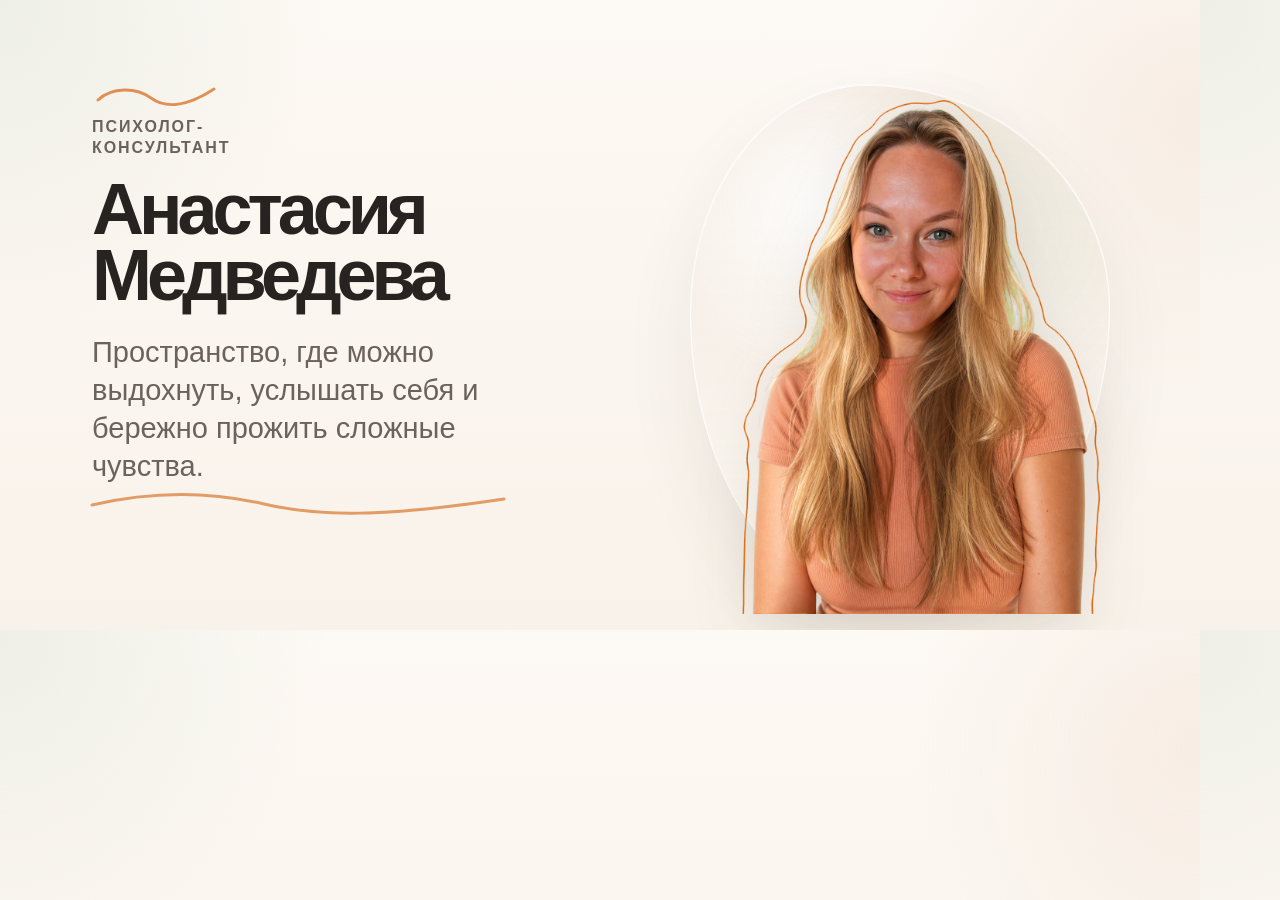
<file: social-preview.html>
<!DOCTYPE html>
<html lang="ru">
  <head>
    <meta charset="UTF-8" />
    <meta name="viewport" content="width=device-width, initial-scale=1.0" />
    <title>Social Preview</title>
    <style>
      :root {
        --bg: #fbf7f1;
        --text: #262321;
        --text-soft: #6b625d;
        --accent: #d97b34;
      }

      * {
        box-sizing: border-box;
      }

      html,
      body {
        margin: 0;
        width: 1200px;
        height: 630px;
        overflow: hidden;
        font-family: "Manrope", "Segoe UI", sans-serif;
        background:
          radial-gradient(circle at top left, rgba(217, 226, 212, 0.42), transparent 24%),
          radial-gradient(circle at right 18%, rgba(232, 203, 186, 0.25), transparent 22%),
          linear-gradient(180deg, #fdf9f4 0%, #f8f2ea 100%);
      }

      body::before {
        content: "";
        position: absolute;
        inset: 0;
        pointer-events: none;
        background:
          repeating-linear-gradient(
            0deg,
            rgba(255, 255, 255, 0.18) 0,
            rgba(255, 255, 255, 0.18) 1px,
            transparent 1px,
            transparent 7px
          );
        opacity: 0.2;
        mix-blend-mode: soft-light;
      }

      .canvas {
        position: relative;
        width: 1200px;
        height: 630px;
      }

      .blob {
        position: absolute;
        right: 90px;
        bottom: 26px;
        width: 420px;
        height: 520px;
        border-radius: 42% 58% 54% 46% / 44% 43% 57% 56%;
        background:
          radial-gradient(circle at 30% 24%, rgba(255, 255, 255, 0.86), transparent 34%),
          radial-gradient(circle at 70% 30%, rgba(217, 226, 212, 0.42), transparent 38%),
          linear-gradient(180deg, rgba(241, 231, 220, 0.84), rgba(252, 248, 243, 0.96));
        border: 1px solid rgba(255, 255, 255, 0.8);
        box-shadow:
          0 34px 70px rgba(80, 61, 46, 0.08),
          inset 0 1px 0 rgba(255, 255, 255, 0.8);
      }

      .portrait {
        position: absolute;
        right: 84px;
        bottom: 16px;
        width: 430px;
        filter: drop-shadow(0 18px 30px rgba(62, 46, 34, 0.12));
      }

      .scribble {
        position: absolute;
        left: 92px;
        top: 80px;
        width: 128px;
        height: 28px;
        opacity: 0.82;
        background: url("data:image/svg+xml,%3Csvg xmlns='http://www.w3.org/2000/svg' viewBox='0 0 128 28'%3E%3Cpath d='M6 20 C 20 7, 44 7, 59 18 S 96 26, 122 9' fill='none' stroke='%23d97b34' stroke-width='3' stroke-linecap='round'/%3E%3C/svg%3E")
          no-repeat center / 100% 100%;
      }

      .line {
        position: absolute;
        left: 88px;
        bottom: 108px;
        width: 420px;
        height: 36px;
        opacity: 0.72;
        background: url("data:image/svg+xml,%3Csvg xmlns='http://www.w3.org/2000/svg' viewBox='0 0 420 36'%3E%3Cpath d='M4 19 C 64 5, 120 5, 176 18 S 296 31, 416 13' fill='none' stroke='%23d97b34' stroke-width='3' stroke-linecap='round'/%3E%3C/svg%3E")
          no-repeat center / 100% 100%;
      }

      .copy {
        position: absolute;
        left: 92px;
        top: 116px;
        max-width: 560px;
        color: var(--text);
      }

      .eyebrow {
        margin: 0 0 18px;
        color: var(--text-soft);
        font-size: 16px;
        font-weight: 700;
        letter-spacing: 0.12em;
        text-transform: uppercase;
      }

      h1 {
        margin: 0;
        font-size: 72px;
        line-height: 0.92;
        letter-spacing: -0.07em;
        font-weight: 800;
      }

      p {
        margin: 24px 0 0;
        max-width: 26ch;
        color: var(--text-soft);
        font-size: 29px;
        line-height: 1.32;
      }
    </style>
  </head>
  <body>
    <div class="canvas">
      <div class="scribble" aria-hidden="true"></div>
      <div class="copy">
        <p class="eyebrow">Психолог-консультант</p>
        <h1>Анастасия<br />Медведева</h1>
        <p>Пространство, где можно выдохнуть, услышать себя и бережно прожить сложные чувства.</p>
      </div>
      <div class="blob" aria-hidden="true"></div>
      <img
        class="portrait"
        src="./assets/photos/hero-anastasia-cutout-v4.png"
        alt="Анастасия Медведева"
      />
      <div class="line" aria-hidden="true"></div>
    </div>
  </body>
</html>
</file>
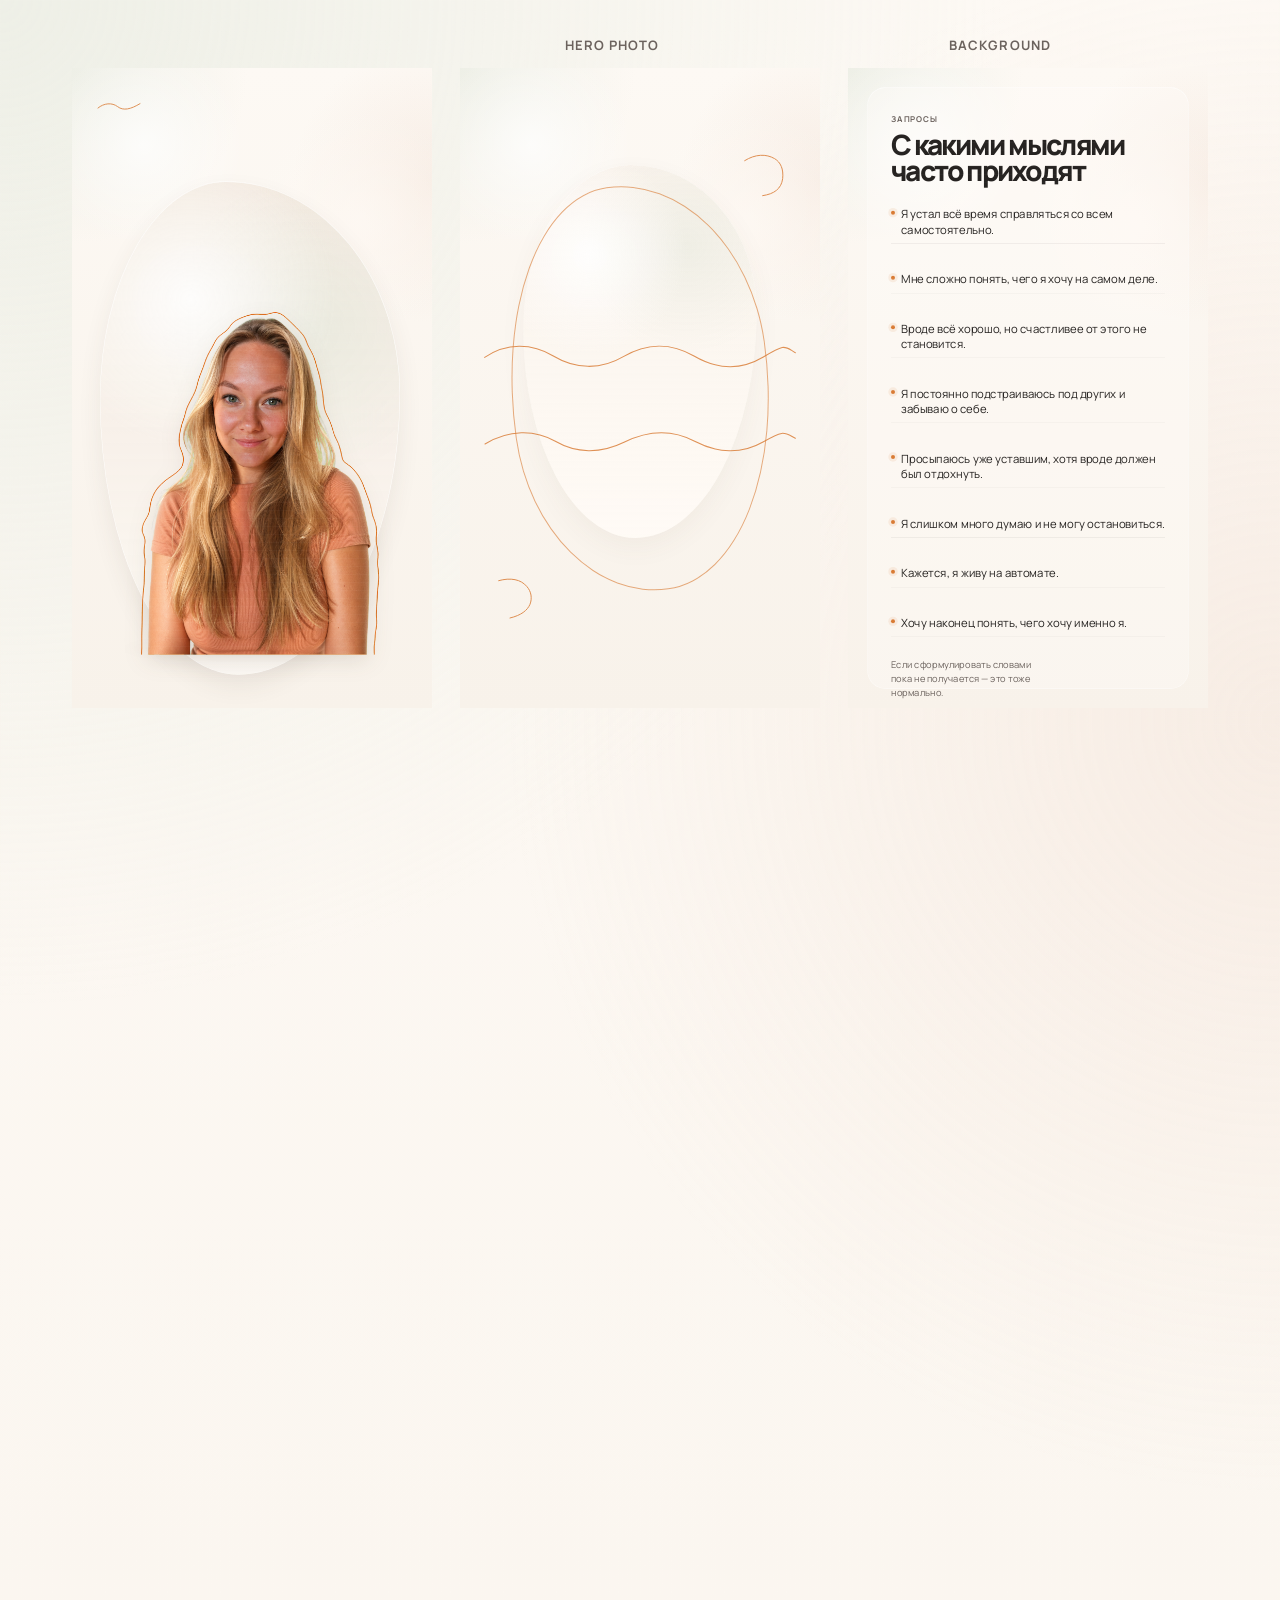
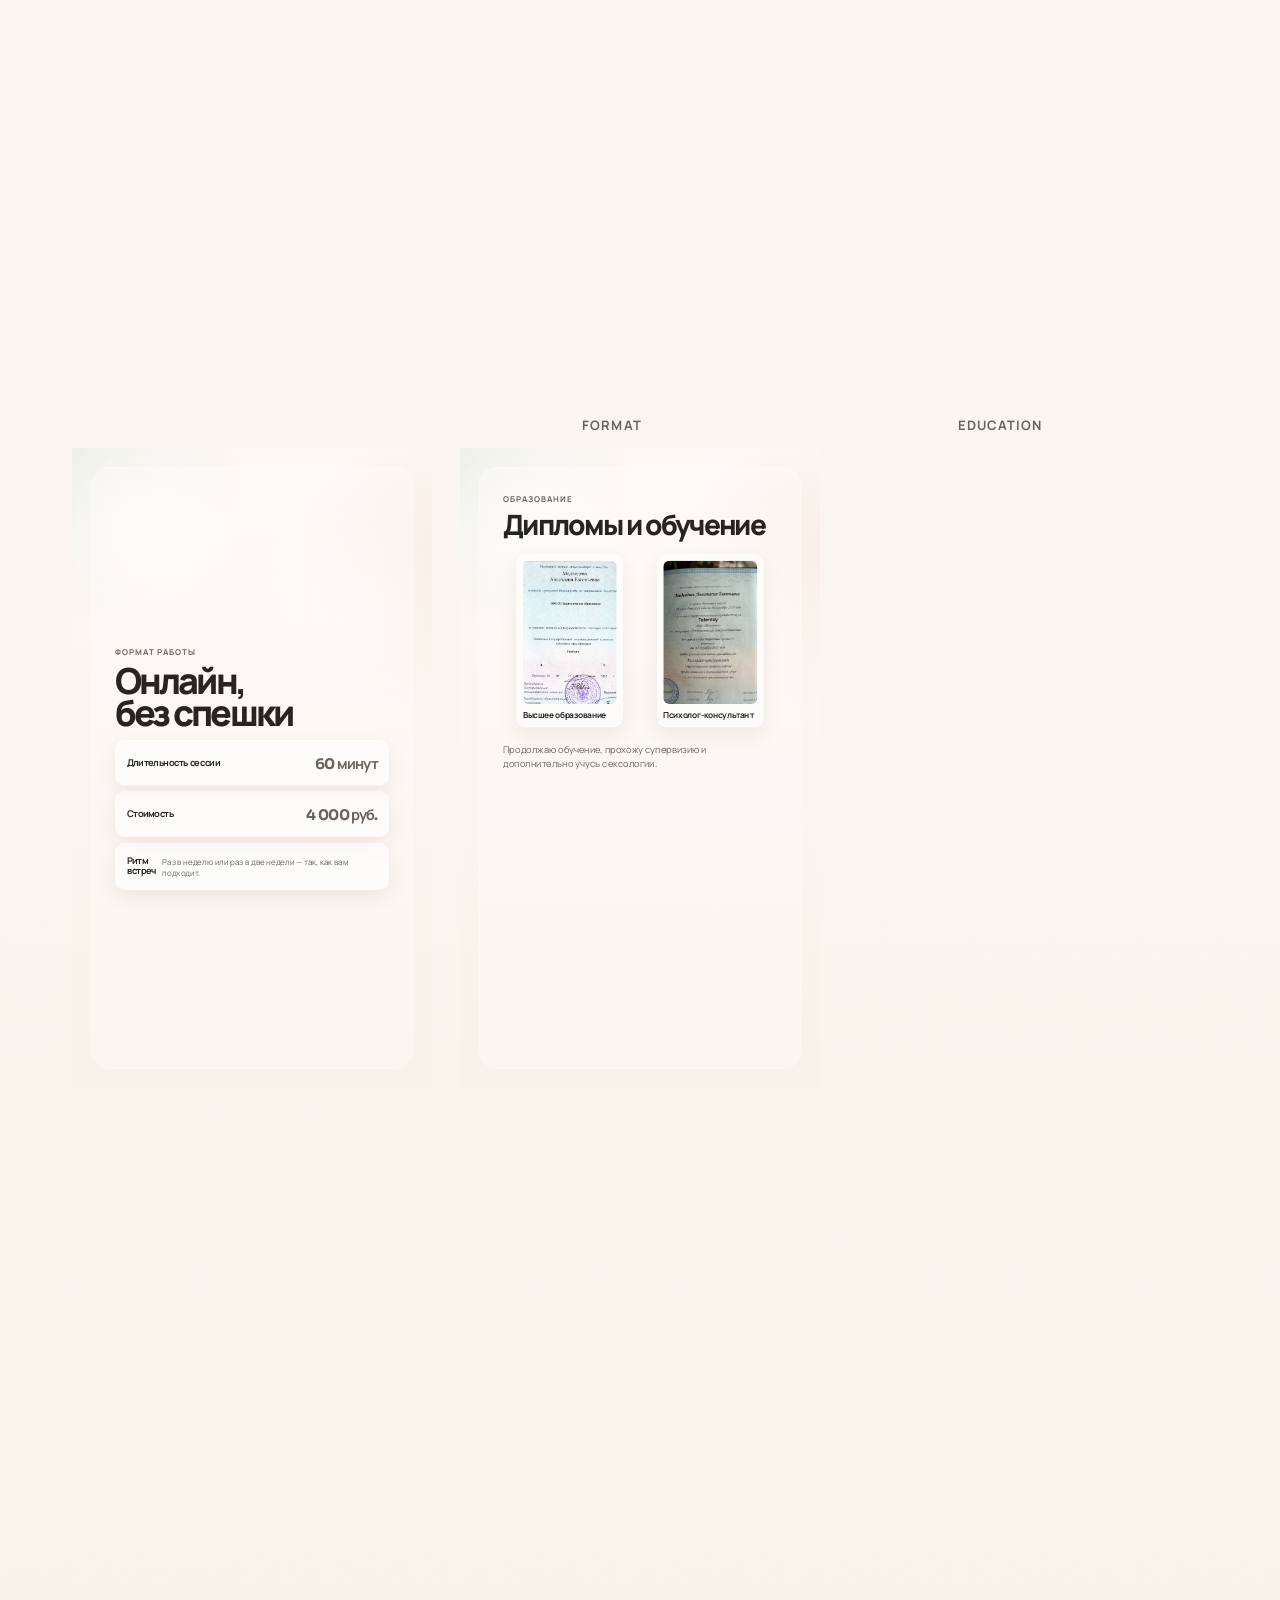
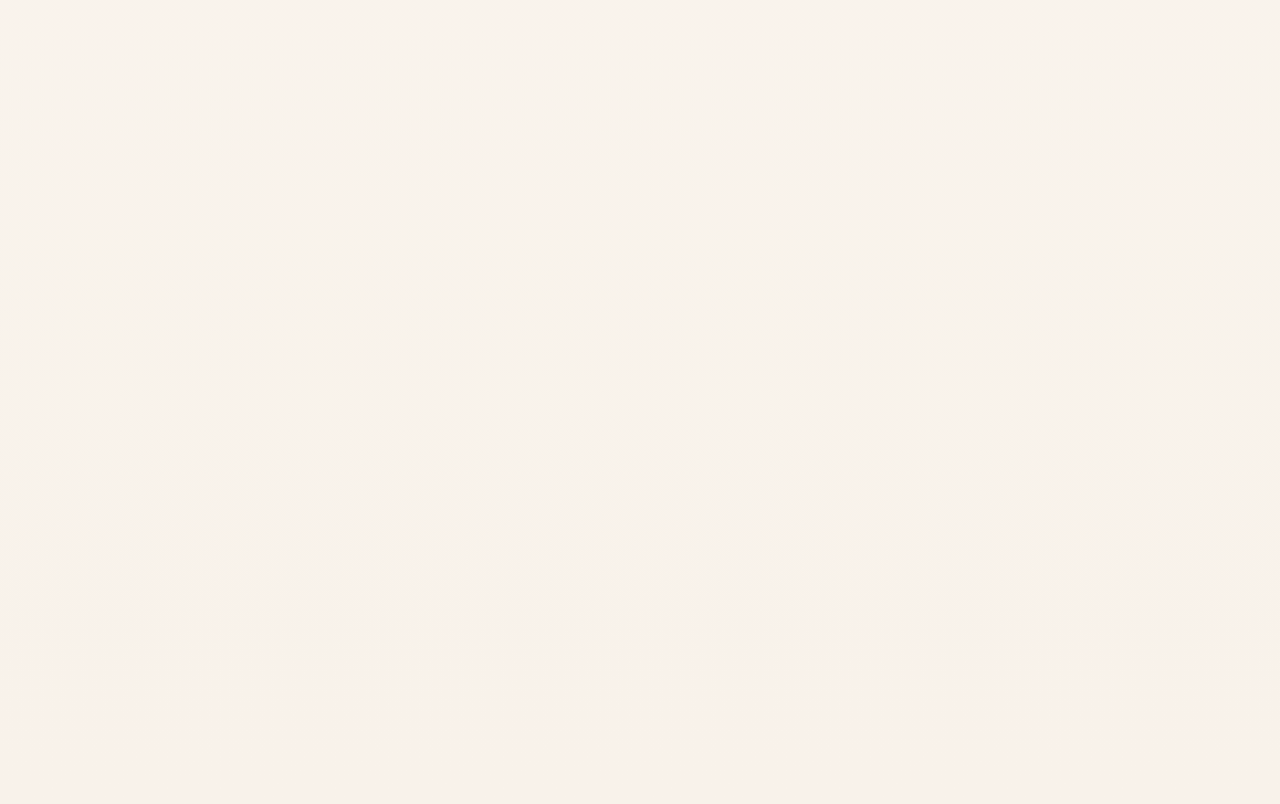
<file: stories.html>
<!DOCTYPE html>
<html lang="ru">
  <head>
    <meta charset="UTF-8" />
    <meta name="viewport" content="width=device-width, initial-scale=1.0" />
    <title>Stories — Анастасия Медведева</title>
    <link rel="preconnect" href="https://fonts.googleapis.com" />
    <link rel="preconnect" href="https://fonts.gstatic.com" crossorigin />
    <link
      href="https://fonts.googleapis.com/css2?family=Manrope:wght@400;500;600;700;800&family=Sora:wght@400;500;600;700;800&display=swap"
      rel="stylesheet"
    />
    <link rel="stylesheet" href="./stories.css?v=20260715-1215" />
  </head>
  <body>
    <main class="stories-page" data-stories-root></main>

    <script src="./config.js?v=20261124-price"></script>
    <script src="./stories.js?v=20261124-price"></script>
  </body>
</html>
</file>
<file: trevoga/styles.css>
:root{--bg:#fbf7f1;--paper:#fffdf9;--ink:#262321;--muted:#6b625d;--accent:#d97b34;--sage:#d9e2d4;--line:rgba(53,47,43,.14);--container:1180px;--serif:Georgia,'Times New Roman',serif}
*,*::before,*::after{box-sizing:border-box}html{scroll-behavior:smooth}body{margin:0;background:var(--bg);color:var(--ink);font-family:Manrope,Arial,sans-serif;-webkit-font-smoothing:antialiased}button,input,textarea{font:inherit}button{cursor:pointer}a{color:inherit}img{display:block;max-width:100%}h1,h2,h3,p{margin-top:0}h1,h2,h3{letter-spacing:-.045em}h2{font-size:clamp(2.35rem,4.6vw,4.7rem);line-height:1.06;font-weight:600}h3{font-size:1.35rem;line-height:1.2}p{line-height:1.65}.site-wrap{overflow:hidden}.site-header,.site-footer{width:min(calc(100% - 56px),var(--container));margin:auto;display:flex;align-items:center;justify-content:space-between}.site-header{height:92px}.brand{display:inline-flex;align-items:center;gap:11px;text-decoration:none;font-weight:800;font-size:.93rem;letter-spacing:-.035em}.brand-dot{width:16px;height:16px;background:var(--accent);border-radius:50%;box-shadow:0 0 0 5px #d97b3422}.header-caption{font-size:.78rem;color:var(--muted)}.section{padding:118px max(28px,calc((100vw - var(--container))/2))}.eyebrow{text-transform:uppercase;font-size:.7rem;letter-spacing:.17em;font-weight:800;color:#a65f2e;margin-bottom:24px;display:flex;align-items:center;gap:12px}.eyebrow-line{height:1px;width:24px;background:currentColor}.eyebrow-light{color:#e2b88e}.button{display:inline-flex;align-items:center;justify-content:space-between;gap:36px;padding:18px 23px;border:1px solid transparent;border-radius:12px;font-weight:800;font-size:.9rem;text-align:left;text-decoration:none;transition:transform .2s,background .2s,box-shadow .2s}.button:hover{transform:translateY(-2px)}.button:focus-visible,a:focus-visible,input:focus-visible,textarea:focus-visible{outline:3px solid var(--accent);outline-offset:3px}.button-dark{background:var(--ink);color:white;box-shadow:0 10px 25px #2623211c}.button-dark:hover{background:#443830}.button-light{background:var(--paper);color:var(--ink)}.button-light:hover{background:#f5e9da}.button span{font-size:1.25rem;line-height:1}.text-link{display:inline-flex;align-items:center;gap:10px;text-underline-offset:5px;font-weight:800;font-size:.9rem}.text-link:hover{color:#a65f2e}.highlight{position:relative;white-space:nowrap}.highlight::after{content:'';position:absolute;left:-2%;right:-1%;bottom:4%;height:18%;z-index:-1;background:#e9b58980;transform:rotate(-2deg);border-radius:50%}.highlight-soft{color:#9a5c34}.scribble-underline{background:linear-gradient(transparent 79%,#dfab7d 79%,#dfab7d 86%,transparent 86%)}
.hero{width:min(calc(100% - 56px),var(--container));min-height:690px;margin:12px auto 0;display:grid;grid-template-columns:1.13fr .87fr;align-items:center;gap:48px}.hero-copy{padding:34px 0 60px;position:relative;z-index:2}.hero h1{font-size:clamp(3.2rem,5.5vw,5.95rem);line-height:1.01;font-weight:600;max-width:800px;margin-bottom:24px}.hero-lead{font-size:1.16rem;line-height:1.58;max-width:560px;font-weight:700;margin-bottom:14px}.hero-description{max-width:560px;color:var(--muted);font-size:.98rem}.hero-actions{display:flex;align-items:center;gap:20px;margin:31px 0 36px}.hero-actions p{font-size:.75rem;color:var(--muted);max-width:200px;margin:0;line-height:1.4}.hero-details{display:flex;flex-wrap:wrap;gap:8px}.hero-details span{border:1px solid var(--line);background:#fff9;padding:8px 12px;border-radius:50px;color:#635952;font-size:.73rem;font-weight:700}.hero-visual{height:620px;position:relative;display:flex;align-items:end;justify-content:center}.portrait-shape{position:absolute;inset:35px 5px 50px;background:#dbe3d6;border-radius:48% 48% 42% 42%/38% 40% 55% 55%;transform:rotate(-7deg)}.portrait-ring{position:absolute;inset:55px 0 66px;border:1.5px solid #c48858;border-radius:49% 49% 45% 45%;transform:rotate(10deg)}.hero-visual>img{position:relative;z-index:1;width:100%;height:600px;object-fit:contain;object-position:bottom center;filter:drop-shadow(0 12px 18px #49311c22)}.hero-note-card{position:absolute;z-index:2;right:-14px;bottom:48px;width:220px;padding:15px 17px;background:var(--paper);border:1px solid var(--line);border-radius:16px;box-shadow:0 14px 40px #43342817;font-size:.78rem;line-height:1.4;font-weight:700;transform:rotate(3deg)}.note-spark{display:block;color:var(--accent);font-size:1.3rem;margin-bottom:5px}
.section-heading{max-width:790px;margin-bottom:44px}.section-heading h2{margin-bottom:16px}.section-lead{font-size:1.08rem;color:var(--muted)}.split-heading{max-width:none;display:flex;align-items:end;justify-content:space-between;gap:60px}.split-heading h2{max-width:650px;margin-bottom:0}.heading-aside{max-width:275px;color:var(--muted);font-size:.94rem}.recognition{background:#f5eee6}.recognition-grid{display:grid;grid-template-columns:repeat(4,1fr);gap:12px}.recognition-grid p{margin:0;min-height:165px;background:var(--paper);padding:25px 23px;border:1px solid #e8dfd5;border-radius:18px;font-weight:700;font-size:.94rem;line-height:1.45}.recognition-grid p::before{content:'✳';display:block;font-size:1.15rem;color:var(--accent);margin-bottom:19px}.recognition-summary{margin:30px 0 0;max-width:760px;font-size:1.08rem}.recognition-summary strong{font-weight:800}.cycle-section{background:#32332d;color:var(--paper)}.cycle-inner{width:min(100%,var(--container));margin:auto}.cycle-intro{max-width:780px}.cycle-intro h2{margin-bottom:22px}.cycle-intro h2 em{font-family:var(--serif);font-weight:400;letter-spacing:-.065em;color:#e6bd9b}.cycle-intro>p:last-child{color:#d0d0c8;max-width:650px}.cycle-track{display:flex;align-items:stretch;gap:6px;margin-top:52px}.cycle-step{flex:1;min-height:190px;padding:20px;border:1px solid #ffffff3b;border-radius:17px;background:#ffffff0c;display:flex;flex-direction:column;justify-content:space-between}.cycle-step span{color:#e6bd9b;font-size:.75rem;font-weight:800}.cycle-step p{font-size:.94rem;font-weight:700;line-height:1.42;margin:0}.cycle-arrow{align-self:center;color:#e6bd9b;font-size:1.8rem;padding:0 4px}.cycle-conclusion{display:flex;align-items:center;gap:17px;max-width:775px;margin:38px 0 0}.cycle-conclusion p{margin:0;font-size:1.12rem}.small-star{color:#e6bd9b;font-size:2rem}.route-section{background:var(--bg)}.route-grid{display:grid;grid-template-columns:repeat(3,1fr);gap:14px}.route-card{padding:29px;min-height:255px;border:1px solid var(--line);background:#fffdfa;border-radius:18px;display:flex;flex-direction:column;position:relative;transition:transform .2s,box-shadow .2s}.route-card:hover{transform:translateY(-3px);box-shadow:0 15px 35px #3b2a1810}.route-number{color:var(--accent);font-size:.75rem;font-weight:800}.route-verb{position:absolute;top:28px;right:28px;color:#a9a19a;font-family:var(--serif);font-style:italic}.route-card h3{margin:auto 0 10px}.route-card p{margin:0;color:var(--muted);font-size:.86rem;line-height:1.5}.route-footnote{color:var(--muted);font-size:.85rem;margin:22px 0 0}.between-section{background:#e6ebe1;display:grid;grid-template-columns:1fr .85fr;align-items:center;gap:8vw}.between-copy h2{max-width:650px}.between-copy p:not(.eyebrow){max-width:575px}.between-graphic{padding:42px;border:1px solid #aeb9ab;border-radius:28px;background:#f8f9f3a8;transform:rotate(2deg);box-shadow:0 25px 50px #42544411}.between-label{font-size:.73rem;letter-spacing:.15em;text-transform:uppercase;font-weight:800;color:#667362}.between-loop{display:grid;grid-template-columns:1fr 1fr;gap:12px;margin:30px 0}.between-loop span{height:95px;border:1px solid #aeb9ab;border-radius:100%;display:grid;place-items:center;font-family:var(--serif);font-size:1.25rem;font-style:italic}.between-loop span:nth-child(2),.between-loop span:nth-child(3){background:#d2decf}.between-graphic p{font-size:.85rem;color:#5d675a;margin:0}.results-section{background:#f5eee6}.results-layout{display:grid;grid-template-columns:1fr .75fr;gap:9vw;align-items:center}.results-copy>p:not(.eyebrow){max-width:650px;color:var(--muted)}.results-list{margin:32px 0 0;padding:0;list-style:none}.results-list li{padding:14px 0 14px 28px;border-top:1px solid var(--line);position:relative;font-weight:700;font-size:.92rem}.results-list li:last-child{border-bottom:1px solid var(--line)}.results-list li::before{content:'↗';position:absolute;left:0;color:var(--accent)}.map-card{position:relative;background:#fffdfa;padding:42px;border:1px solid #e1d8cd;border-radius:23px;box-shadow:18px 18px 0 #e4d5c5;transform:rotate(2deg)}.map-tag{display:inline-block;padding:7px 11px;border-radius:50px;background:#f4e4d7;color:#985d38;font-weight:800;font-size:.7rem;letter-spacing:.09em;text-transform:uppercase}.map-card h3{font-size:2.4rem;margin:24px 0 8px}.map-card>p{color:var(--muted);font-size:.9rem}.map-lines{margin-top:25px}.map-lines span{display:block;padding:11px 0;border-bottom:1px dashed #cabdb0;font-size:.87rem}.map-lines span::before{content:'○';color:var(--accent);margin-right:12px}.map-sign{position:absolute;right:34px;bottom:25px;font-size:2rem;color:var(--accent)}.about-section{background:var(--bg);display:grid;grid-template-columns:.78fr 1fr;align-items:center;gap:9vw}.about-photo{height:550px;overflow:hidden;border-radius:46% 46% 18px 18px;background:#e9ddcd}.about-photo img{width:100%;height:100%;object-fit:cover;object-position:center 40%}.about-copy p:not(.eyebrow){max-width:600px;color:var(--muted)}.about-copy .text-link{margin-top:15px}.fit-section{background:#f5eee6}.fit-grid{display:grid;grid-template-columns:1fr 1fr;gap:17px}.fit-card{padding:36px;background:var(--paper);border:1px solid var(--line);border-radius:22px}.fit-card-soft{background:#e4e9df}.fit-icon{width:35px;height:35px;border-radius:50%;background:#d6e0d0;display:grid;place-items:center;font-weight:800;margin-bottom:26px}.fit-card h3{font-size:1.42rem;margin-bottom:14px}.fit-card p{max-width:490px;margin:0;color:var(--muted);font-size:.92rem}.price-section{background:var(--bg);display:grid;grid-template-columns:1fr .68fr;gap:10vw;align-items:center}.price-copy p:not(.eyebrow){color:var(--muted);max-width:530px}.price-card{border:1px solid #e4d6c8;background:#fffdfa;border-radius:24px;padding:38px;box-shadow:0 22px 55px #4b311617}.price-tag{display:inline-block;background:#e8eee3;border-radius:30px;padding:8px 13px;font-size:.72rem;font-weight:800;text-transform:uppercase;letter-spacing:.08em}.price-card strong{display:block;font-size:3.6rem;letter-spacing:-.065em;margin-top:22px;line-height:1}.price-period{display:block;color:var(--muted);font-size:.85rem;margin-top:7px}.price-card ul{list-style:none;padding:17px 0;margin:25px 0;border-top:1px solid var(--line);border-bottom:1px solid var(--line)}.price-card li{padding:7px 0 7px 22px;position:relative;font-size:.88rem}.price-card li::before{content:'✓';position:absolute;left:0;color:#61825b;font-weight:800}.price-card .button{width:100%}.price-card>p{font-size:.73rem;color:var(--muted);margin:13px 0 0}.final-section{padding-top:40px;padding-bottom:80px}.final-card{padding:75px min(8vw,100px);background:#32332d;color:var(--paper);border-radius:30px;text-align:center}.final-card .eyebrow{justify-content:center}.final-card h2{margin-bottom:18px}.final-card h2 span{font-family:var(--serif);font-style:italic;font-weight:400;color:#e8c19c}.final-card>p:not(.eyebrow){max-width:640px;margin:0 auto 29px;color:#d7d6cf}.final-card small{display:block;color:#c8c7bd;margin-top:16px}.consultation-alternative{max-width:720px;margin:80px auto 0;text-align:center}.consultation-alternative h3{font-size:1.5rem}.consultation-alternative p{color:var(--muted);font-size:.92rem}.consultation-alternative .consultation-meta{font-weight:800;color:var(--ink)}.site-footer{min-height:120px;border-top:1px solid var(--line);font-size:.75rem;color:var(--muted)}.site-footer p{margin:0}.site-footer .brand{color:var(--ink)}
.lead-dialog{width:min(530px,calc(100% - 28px));max-height:min(92vh,850px);padding:0;border:0;border-radius:24px;color:var(--ink);background:var(--paper);box-shadow:0 35px 90px #0005;overflow:auto}.lead-dialog::backdrop{background:#171b18b8;backdrop-filter:blur(6px)}.dialog-content{padding:44px}.dialog-close{position:absolute;right:16px;top:13px;border:0;background:transparent;font-size:2rem;line-height:1;padding:4px 9px;color:#655e58}.lead-dialog h2{font-size:2rem;margin:0 0 12px}.dialog-lead{color:var(--muted);font-size:.88rem;margin-bottom:25px}.lead-dialog form{display:grid;gap:9px}.lead-dialog form>label:not(.consent-row){font-size:.8rem;font-weight:800;margin-top:7px}.lead-dialog label em{font-size:.75rem;color:var(--muted);font-style:normal;font-weight:500}.lead-dialog input[type=text],.lead-dialog textarea{width:100%;background:#fff;border:1px solid #d8cec4;border-radius:9px;padding:12px 13px;font-size:.9rem;color:var(--ink)}.lead-dialog textarea{resize:vertical;min-height:72px}.field-hint{margin:0;color:var(--muted);font-size:.72rem}.consent-row{display:flex;gap:10px;align-items:start;margin:10px 0;font-size:.72rem;line-height:1.5;color:#615950}.consent-row input{margin:3px 0 0;accent-color:var(--accent);flex:none}.consent-row a{text-underline-offset:2px}.form-submit{width:100%}.form-submit:disabled{opacity:.65;cursor:wait}.form-status{font-size:.8rem;min-height:1.2em;margin:3px 0 0}.form-status[data-state=error]{color:#a13424}.form-status[data-state=success]{color:#43683f}.trap-field{position:absolute!important;width:1px;height:1px;overflow:hidden;opacity:0;pointer-events:none}
@media(max-width:1100px){.section{padding:95px 32px}.hero{width:calc(100% - 64px);gap:20px;min-height:620px}.hero h1{font-size:clamp(3.1rem,6vw,5rem)}.hero-visual{height:560px}.hero-visual>img{height:540px}.hero-note-card{right:-5px}.recognition-grid{grid-template-columns:repeat(2,1fr)}.recognition-grid p{min-height:140px}.results-layout,.price-section{gap:6vw}}
@media(max-width:760px){.site-header,.site-footer{width:calc(100% - 40px)}.site-header{height:72px}.header-caption{display:none}.section{padding:74px 20px}.eyebrow{font-size:.65rem;margin-bottom:18px}.hero{width:calc(100% - 40px);display:flex;flex-direction:column;min-height:0;gap:0;margin:20px auto 0}.hero-copy{padding:0}.hero h1{font-size:clamp(2.75rem,10vw,4.5rem);max-width:680px}.hero-lead{font-size:1.02rem}.hero-description{font-size:.9rem}.hero-actions{align-items:start;flex-direction:column;gap:10px;margin:24px 0}.hero-actions p{max-width:none}.hero-details{gap:6px}.hero-details span{font-size:.66rem;padding:7px 9px}.hero-visual{height:460px;width:min(100%,480px);align-self:center;margin-top:16px}.hero-visual>img{height:450px}.portrait-shape{inset:40px 18px 40px}.portrait-ring{inset:47px 8px 52px}.hero-note-card{right:0;bottom:22px;width:185px;font-size:.68rem}.section-heading{margin-bottom:30px}.split-heading{display:block}.heading-aside{max-width:550px;margin-top:20px}.cycle-track{display:grid;grid-template-columns:1fr 25px 1fr;gap:8px;margin-top:35px}.cycle-step{min-height:145px}.cycle-arrow:nth-of-type(4){display:none}.cycle-arrow:nth-of-type(2){transform:rotate(90deg);grid-column:2;grid-row:2}.cycle-arrow:nth-of-type(6){transform:rotate(90deg);grid-column:2;grid-row:4}.cycle-step:nth-of-type(1){grid-column:1;grid-row:1}.cycle-step:nth-of-type(3){grid-column:3;grid-row:1}.cycle-step:nth-of-type(5){grid-column:1;grid-row:3}.cycle-step:nth-of-type(7){grid-column:3;grid-row:3}.route-grid{grid-template-columns:repeat(2,1fr)}.route-card{min-height:210px;padding:22px}.between-section,.results-layout,.about-section,.price-section{grid-template-columns:1fr;gap:38px}.between-graphic{max-width:550px}.results-layout{gap:55px}.map-card{max-width:500px}.about-photo{height:480px;max-width:500px}.price-card{max-width:520px}.final-section{padding-top:20px}.final-card{padding:55px 24px}.consultation-alternative{margin-top:60px}.site-footer{min-height:110px;gap:10px;flex-wrap:wrap}.site-footer p{display:none}}
@media(max-width:500px){h2{font-size:2.25rem}.hero h1{font-size:clamp(2.65rem,11vw,3.55rem)}.hero-visual{height:375px}.hero-visual>img{height:375px}.hero-note-card{bottom:7px;right:-5px}.recognition-grid{grid-template-columns:1fr}.recognition-grid p{min-height:0;padding:20px}.recognition-grid p::before{display:inline-block;margin:0 12px 0 0}.cycle-track{display:flex;flex-direction:column}.cycle-step{min-height:0;gap:22px}.cycle-arrow,.cycle-arrow:nth-of-type(2),.cycle-arrow:nth-of-type(6){align-self:center;transform:rotate(90deg);display:block}.cycle-arrow:nth-of-type(4){display:block}.route-grid{grid-template-columns:1fr}.route-card{min-height:180px}.route-card h3{margin-top:48px}.fit-grid{grid-template-columns:1fr}.fit-card{padding:26px}.between-graphic{padding:24px}.between-loop span{height:75px;font-size:1rem}.map-card{padding:28px;box-shadow:10px 10px 0 #e4d5c5}.about-photo{height:380px}.price-card{padding:28px}.price-card strong{font-size:3rem}.dialog-content{padding:33px 23px}.lead-dialog h2{font-size:1.7rem}}
@media(prefers-reduced-motion:reduce){html{scroll-behavior:auto}*,*::before,*::after{transition-duration:.01ms!important;animation-duration:.01ms!important}}
.price-card>.price-limited{font-size:.83rem;line-height:1.55;color:#695c51;background:#f5ede4;border-radius:11px;padding:13px 14px;margin:0 0 19px}
@media (min-width:501px) and (max-width:760px){.cycle-track{display:flex;flex-direction:column}.cycle-step{min-height:0;gap:25px}.cycle-arrow,.cycle-arrow:nth-of-type(2),.cycle-arrow:nth-of-type(4),.cycle-arrow:nth-of-type(6){display:block;align-self:center;transform:rotate(90deg)}}
.about-actions{display:flex;flex-direction:column;align-items:flex-start;gap:18px;margin-top:25px}
.about-actions .text-link{margin-top:0}
@media(max-width:500px){.about-actions .button{width:100%}}
.hero-price{margin:20px 0 0;color:#9a5c34;font-size:.95rem;font-weight:800;line-height:1.45}
</file>
<file: trevoga/refinement.css>
/* Revision: specific weekly work, compact inclusions, and a full-width outcome map. */
.route-section .section-heading { max-width: 850px; }
.route-grid { grid-template-columns: repeat(2, minmax(0, 1fr)); gap: 16px; }
.route-card { min-height: 290px; padding: 30px 32px; }
.route-card h3 { margin: 18px 0 12px; font-size: clamp(1.3rem, 2vw, 1.65rem); }
.route-card > p:not(.route-practice) { color: var(--muted); font-size: .9rem; line-height: 1.58; margin: 0; flex: 1; }
.route-card .route-practice {
  border-top: 1px solid var(--line);
  margin: 22px 0 0;
  padding-top: 15px;
  color: #544a44;
  font-size: .84rem;
  line-height: 1.5;
}
.route-practice strong { display: block; margin-bottom: 4px; color: #a65f2e; font-size: .68rem; letter-spacing: .11em; text-transform: uppercase; }
.route-footnote { margin-top: 26px; max-width: 690px; }

.includes-section { background: #e6ebe1; padding-top: 72px; padding-bottom: 72px; }
.includes-heading { display: flex; align-items: end; justify-content: space-between; gap: 40px; margin-bottom: 26px; }
.includes-heading .eyebrow { white-space: nowrap; }
.includes-heading h2 { max-width: 690px; font-size: clamp(2rem, 3.4vw, 3.6rem); margin: 0; }
.includes-list { display: grid; grid-template-columns: repeat(3, minmax(0, 1fr)); gap: 9px; padding: 0; margin: 0; list-style: none; }
.includes-list li { display: flex; align-items: center; min-height: 54px; padding: 12px 16px; border: 1px solid #c6d1c2; border-radius: 12px; background: #fcfdf9af; font-size: .83rem; font-weight: 700; }
.includes-list li::before { content: '✳'; margin-right: 12px; color: #799073; font-size: .95rem; }

.results-intro { display: grid; grid-template-columns: 1.1fr .9fr; align-items: end; gap: 9vw; }
.results-copy h2 { max-width: 700px; }
.results-copy > p:not(.eyebrow) { max-width: 620px; color: var(--muted); }
.results-intro .results-list { margin-top: 0; }
.map-document {
  position: relative;
  margin-top: 64px;
  padding: 42px 46px 30px;
  border: 1px solid #e0d4c5;
  border-radius: 22px;
  background: #fffdfa;
  box-shadow: 14px 15px 0 #e4d6c6;
}
.map-document::before { content: ''; position: absolute; inset: 0 0 auto; height: 11px; border-radius: 22px 22px 0 0; background: #d9e2d4; }
.map-document-header { display: flex; justify-content: space-between; gap: 25px; align-items: flex-start; }
.map-document-header h3 { margin: 20px 0 8px; font-size: clamp(2rem, 4vw, 3.7rem); }
.map-document-header p { max-width: 650px; color: var(--muted); font-size: .9rem; }
.map-document-mark { font-size: 4rem; line-height: 1; color: var(--accent); }
.map-fields { display: grid; grid-template-columns: repeat(4, minmax(0, 1fr)); gap: 10px; margin: 26px 0; }
.map-fields span { min-height: 95px; display: flex; align-items: end; border: 1px solid #e5dbd0; border-radius: 11px; padding: 14px; background: #fbf7f1; font-size: .85rem; font-weight: 700; line-height: 1.35; }
.map-fields span::before { content: '○'; align-self: flex-start; margin-right: 9px; color: var(--accent); font-size: 1rem; }
.map-document-footer { border-top: 1px solid var(--line); padding-top: 17px; margin: 0; color: var(--muted); font-size: .77rem; }
.price-card .button { margin-top: 28px; }

@media (max-width: 900px) {
  .route-grid { grid-template-columns: 1fr; }
  .route-card { min-height: 0; }
  .results-intro { grid-template-columns: 1fr; gap: 30px; }
  .map-fields { grid-template-columns: repeat(2, minmax(0, 1fr)); }
}
@media (max-width: 760px) {
  .includes-heading { display: block; }
  .includes-heading h2 { margin-top: 0; }
  .includes-list { grid-template-columns: repeat(2, minmax(0, 1fr)); }
  .map-document { margin-top: 42px; padding: 35px 24px 24px; box-shadow: 8px 9px 0 #e4d6c6; }
  .map-document-mark { font-size: 2.8rem; }
}
@media (max-width: 500px) {
  .route-card { padding: 25px 23px; }
  .route-card h3 { margin: 17px 0 10px; }
  .route-card .route-practice { margin-top: 20px; }
  .includes-section { padding-top: 55px; padding-bottom: 55px; }
  .includes-list { grid-template-columns: 1fr; gap: 7px; }
  .includes-list li { min-height: 45px; padding: 8px 14px; }
  .map-document-header h3 { font-size: 2.25rem; }
  .map-fields { gap: 7px; }
  .map-fields span { min-height: 92px; padding: 10px; font-size: .75rem; }
  .map-fields span::before { margin-right: 5px; }
}

/* Visual rhythm: typography, loop, weekly cards, program strip, personal document. */
.button-primary {
  justify-content: center;
  background: #9a5c34;
  color: #fff;
  box-shadow: 0 10px 24px #9a5c3426;
}
.button-primary:hover { background: #824b2b; }
.button-primary:focus-visible { outline-color: #dba67d; }
.hero h1 { max-width: 750px; }

.recognition-grid {
  grid-template-columns: repeat(2, minmax(0, 1fr));
  gap: 0;
  border-top: 1px solid #d9cdc0;
  border-bottom: 1px solid #d9cdc0;
}
.recognition-grid p {
  min-height: 118px;
  display: flex;
  align-items: center;
  padding: 23px 38px 23px 0;
  border: 0;
  border-radius: 0;
  background: transparent;
  font-size: clamp(1.02rem, 1.5vw, 1.3rem);
  font-weight: 600;
  line-height: 1.45;
}
.recognition-grid p::before { content: none; }
.recognition-grid p:nth-child(even) { border-left: 1px solid #d9cdc0; padding-left: 38px; padding-right: 0; }
.recognition-grid p:nth-child(n+3) { border-top: 1px solid #d9cdc0; }

.cycle-flow { display: grid; grid-template-columns: minmax(0, 1fr) 215px; max-width: 950px; margin-top: 47px; }
.cycle-sequence { list-style: none; margin: 0; padding: 0; }
.cycle-sequence li {
  position: relative;
  display: grid;
  grid-template-columns: 48px minmax(0, 1fr);
  align-items: center;
  gap: 22px;
  min-height: 112px;
  padding: 18px 0;
  border-top: 1px solid #ffffff42;
}
.cycle-sequence li:last-child { border-bottom: 1px solid #ffffff42; }
.cycle-sequence li:not(:last-child)::after {
  content: '↓';
  position: absolute;
  left: 13px;
  bottom: -17px;
  z-index: 1;
  padding: 0 3px;
  background: #32332d;
  color: #e6bd9b;
  font-size: 1.45rem;
  line-height: 1;
}
.cycle-index { align-self: center; color: #e6bd9b; font-size: .78rem; font-weight: 800; }
.cycle-sequence strong { display: block; font-size: clamp(1.18rem, 2vw, 1.55rem); line-height: 1.3; font-weight: 600; }
.cycle-sequence small { display: block; margin-top: 5px; color: #c9cac0; font-size: .82rem; line-height: 1.45; }
.cycle-return { position: relative; min-height: 448px; color: #e6bd9b; }
.cycle-return svg { position: absolute; inset: 0; width: 100%; height: 100%; }
.cycle-return span { position: absolute; top: 50%; left: 53px; width: 120px; transform: translateY(-50%); color: #e6bd9b; font-size: .8rem; line-height: 1.45; }
.cycle-conclusion { max-width: 850px; margin-top: 32px; padding-top: 27px; border-top: 1px solid #ffffff42; }
.cycle-conclusion p { font-size: 1.06rem; }

.includes-list { grid-template-columns: repeat(6, minmax(0, 1fr)); gap: 0; }
.includes-list li {
  min-height: 82px;
  align-items: flex-start;
  padding: 2px 16px;
  border: 0;
  border-left: 1px solid #b8c7b3;
  border-radius: 0;
  background: transparent;
  font-size: .84rem;
  line-height: 1.45;
}
.includes-list li:first-child { border-left: 0; padding-left: 0; }
.includes-list li::before { content: none; }

.results-copy > .results-philosophy { margin: 26px 0 10px; color: var(--ink); font-size: 1.35rem; font-weight: 700; line-height: 1.35; }
.map-document { box-shadow: 15px 16px 0 #e4d6c6, 0 20px 55px #4835250b; }
.map-fields { grid-template-columns: repeat(2, minmax(0, 1fr)); gap: 0 38px; }
.map-fields span {
  min-height: 63px;
  align-items: center;
  padding: 12px 0;
  border: 0;
  border-bottom: 1px solid #e2d8ce;
  border-radius: 0;
  background: transparent;
  font-size: .9rem;
}
.map-fields span::before { align-self: center; margin-right: 13px; }

/* Replace the image file when a closer portrait is ready; a 4:5 crop works here. */
.about-photo img { object-position: var(--about-image-position, center 40%); }
.about-section { align-items: start; gap: 5vw 8vw; }
.education-inline {
  grid-column: 1 / -1;
  display: grid;
  grid-template-columns: .85fr 1.45fr 1fr;
  gap: 38px;
  align-items: start;
  margin-top: 20px;
  padding-top: 32px;
  border-top: 1px solid var(--line);
}
.education-intro h3 { max-width: 270px; margin-bottom: 10px; font-size: 1.35rem; }
.education-intro p { margin: 0; color: var(--muted); font-size: .84rem; }
.credentials-list { list-style: none; margin: 0; padding: 0; }
.credentials-list li { padding: 9px 0; border-bottom: 1px solid var(--line); font-size: .82rem; line-height: 1.4; font-weight: 650; }
.credentials-list li:first-child { padding-top: 0; }
.credentials-documents { display: flex; gap: 16px; align-items: start; }
.credentials-documents a { display: block; width: 118px; color: var(--ink); text-decoration: none; font-size: .68rem; font-weight: 700; line-height: 1.35; }
.credentials-documents a:hover span { text-decoration: underline; text-underline-offset: 3px; }
.credentials-documents img { width: 118px; height: 96px; object-fit: contain; padding: 4px; background: #fffdfa; border: 1px solid #e2d8ce; border-radius: 5px; }
.credentials-documents span { display: block; margin-top: 8px; }

.fit-grid { gap: 48px; }
.fit-card { padding: 27px 0 0; border: 0; border-top: 1px solid var(--line); border-radius: 0; background: transparent; }
.fit-card-soft { padding-left: 38px; border-left: 1px solid var(--line); }
.fit-card h3 { margin-bottom: 12px; }
.fit-icon { display: none; }

.price-card > .price-installments {
  margin: 24px 0 0;
  padding-top: 17px;
  border-top: 1px solid var(--line);
  color: #574e48;
  font-size: .87rem;
  line-height: 1.55;
}
.price-installments strong { display: inline; margin: 0; font-size: .94rem; line-height: inherit; letter-spacing: 0; }
.price-card .button { margin-top: 24px; }

@media (max-width: 900px) {
  .includes-list { grid-template-columns: repeat(3, minmax(0, 1fr)); row-gap: 18px; }
  .includes-list li:nth-child(3n+1) { border-left: 0; padding-left: 0; }
  .education-inline { grid-template-columns: 1fr 1.5fr; }
  .credentials-documents { grid-column: 1 / -1; }
}
@media (max-width: 760px) {
  .recognition-grid p { min-height: 130px; padding-right: 20px; }
  .recognition-grid p:nth-child(even) { padding-left: 20px; }
  .cycle-flow { grid-template-columns: minmax(0, 1fr) 110px; }
  .cycle-sequence li { grid-template-columns: 35px minmax(0, 1fr); gap: 10px; min-height: 118px; }
  .cycle-return { min-height: 472px; }
  .cycle-return span { left: 33px; width: 72px; font-size: .68rem; }
  .includes-list { grid-template-columns: repeat(2, minmax(0, 1fr)); row-gap: 0; }
  .includes-list li { min-height: 72px; padding: 12px 13px; border-top: 1px solid #b8c7b3; }
  .includes-list li:nth-child(3n+1) { border-left: 1px solid #b8c7b3; padding-left: 13px; }
  .includes-list li:nth-child(odd) { border-left: 0; padding-left: 0; }
  .education-inline { grid-template-columns: 1fr; gap: 21px; margin-top: 0; }
  .credentials-documents { grid-column: auto; }
  .fit-card-soft { padding-left: 0; border-left: 0; }
}
@media (max-width: 500px) {
  .hero h1 { font-size: clamp(2.65rem, 10.3vw, 3.55rem); }
  .recognition-grid { grid-template-columns: 1fr; }
  .recognition-grid p, .recognition-grid p:nth-child(even) { min-height: 0; padding: 19px 0; border: 0; border-top: 1px solid #d9cdc0; font-size: 1.05rem; }
  .recognition-grid p:first-child { border-top: 0; }
  .cycle-flow { grid-template-columns: minmax(0, 1fr) 74px; margin-top: 32px; }
  .cycle-sequence li { min-height: 116px; }
  .cycle-sequence strong { font-size: 1.08rem; }
  .cycle-sequence small { font-size: .7rem; }
  .cycle-return { min-height: 464px; }
  .cycle-return span { display: none; }
  .cycle-flow::after { content: '↺ мозг запоминает: это помогло'; grid-column: 1 / -1; margin-top: 15px; color: #e6bd9b; font-size: .82rem; }
  .includes-list li { min-height: 75px; font-size: .76rem; }
  .results-copy > .results-philosophy { font-size: 1.18rem; }
  .map-fields { grid-template-columns: 1fr; }
  .map-fields span { min-height: 52px; font-size: .83rem; }
  .credentials-documents { gap: 20px; }
  .credentials-documents a, .credentials-documents img { width: 112px; }
  .fit-grid { gap: 20px; }
}

/* Feedback round: olive actions, free-form thoughts and a circular anxiety cycle. */
.button-primary { background: #566a4f; box-shadow: 0 10px 24px #566a4f26; }
.button-primary:hover { background: #46583f; }
.button-primary:focus-visible { outline-color: #a9c19f; }
.final-card .button-light { justify-content: center; box-shadow: 0 10px 24px #0002; }

.recognition-thoughts { position: relative; height: 610px; margin-top: 15px; }
.recognition-thoughts p {
  position: absolute;
  margin: 0;
  max-width: 390px;
  font-weight: 650;
  line-height: 1.38;
  letter-spacing: -.025em;
}
.recognition-thoughts p:nth-child(1) { top: 2%; left: 1%; max-width: 340px; color: #2c2926; font-size: 1.53rem; transform: rotate(-2deg); }
.recognition-thoughts p:nth-child(2) { top: 7%; left: 60%; max-width: 385px; color: #837970; font-size: 1.2rem; transform: rotate(1.5deg); }
.recognition-thoughts p:nth-child(3) { top: 27%; left: 27%; max-width: 385px; color: #544d47; font-size: 1.17rem; transform: rotate(1deg); }
.recognition-thoughts p:nth-child(4) { top: 40%; left: 65%; max-width: 365px; color: #985c38; font-size: 1.29rem; transform: rotate(-1.5deg); }
.recognition-thoughts p:nth-child(5) { top: 51%; left: 2%; max-width: 345px; color: #81766d; font-size: 1.17rem; transform: rotate(1.4deg); }
.recognition-thoughts p:nth-child(6) { top: 65%; left: 37%; max-width: 390px; color: #332e29; font-size: 1.33rem; transform: rotate(-1deg); }
.recognition-thoughts p:nth-child(7) { top: 83%; left: 8%; max-width: 375px; color: #978a7f; font-size: 1.02rem; transform: rotate(-1deg); }
.recognition-thoughts p:nth-child(8) { top: 83%; left: 77%; max-width: 255px; color: #566a4f; font-size: 1.53rem; transform: rotate(1.7deg); }
.recognition-summary { margin-top: 5px; }

.cycle-orbit { position: relative; width: min(100%, 1000px); height: 580px; margin: 48px auto 0; }
.cycle-orbit-lines { position: absolute; inset: 0; width: 100%; height: 100%; overflow: visible; color: #d7ae8d; }
.cycle-orbit-lines path { fill: none; stroke: currentColor; stroke-width: 2; marker-end: url(#orbit-arrow); }
.cycle-orbit-steps { margin: 0; padding: 0; list-style: none; }
.cycle-node {
  position: absolute;
  z-index: 1;
  display: flex;
  flex-direction: column;
  align-items: center;
  gap: 5px;
  padding: 11px 15px;
  background: #32332d;
  text-align: center;
}
.cycle-node span { color: #e6bd9b; font-size: .7rem; font-weight: 800; letter-spacing: .14em; }
.cycle-node strong { color: #fffdfa; font-size: clamp(1.13rem, 1.7vw, 1.4rem); font-weight: 650; line-height: 1.25; }
.cycle-node small { color: #c9c9be; font-size: .78rem; line-height: 1.4; }
.cycle-node-one { top: 0; left: 50%; width: 350px; transform: translateX(-50%); }
.cycle-node-two { top: 48%; left: 86%; width: 215px; transform: translate(-50%, -50%); }
.cycle-node-three { bottom: 0; left: 50%; width: 360px; transform: translateX(-50%); }
.cycle-node-four { top: 48%; left: 14%; width: 210px; transform: translate(-50%, -50%); }
.cycle-core { position: absolute; top: 48%; left: 50%; width: 230px; margin: 0; transform: translate(-50%, -50%); color: #e6bd9b; text-align: center; font-family: var(--serif); font-size: 1.27rem; font-style: italic; line-height: 1.35; }
.cycle-core strong { font-weight: 400; }
.cycle-conclusion { margin-top: 13px; }

.includes-section { padding-top: 90px; padding-bottom: 90px; }
.includes-heading { display: block; margin-bottom: 42px; }
.includes-heading h2 { max-width: 820px; margin: 0; }
.includes-stages { display: grid; grid-template-columns: .95fr 1.3fr .95fr; gap: 42px; }
.includes-stage { padding-top: 17px; border-top: 1px solid #aebfac; }
.includes-stage span { display: block; margin-bottom: 13px; color: #667763; font-size: .7rem; font-weight: 800; letter-spacing: .12em; text-transform: uppercase; }
.includes-stage strong { display: block; max-width: 330px; font-size: 1.2rem; font-weight: 750; line-height: 1.3; }
.includes-stage p { max-width: 380px; margin: 12px 0 0; color: #626c60; font-size: .86rem; line-height: 1.55; }

.results-list li { padding-left: 30px; }
.results-list li::before { content: '✳'; top: 11px; color: #718468; font-size: 1rem; }
.map-document { box-shadow: 0 20px 50px #48352515; }
.map-document::before { content: none; }
.map-fields span:nth-last-child(-n+2) { border-bottom: 0; }
.map-document-footer { padding-top: 0; border-top: 0; }

.education-inline { display: block; margin-top: 20px; padding-top: 32px; }
.education-inline > h3 { margin: 0 0 25px; font-size: 1.45rem; }
.education-content { display: grid; grid-template-columns: 1.3fr .85fr; gap: 45px; align-items: start; }
.credentials-list li { font-size: .88rem; }
.credentials-documents { justify-content: flex-start; }
.education-ongoing { max-width: 700px; margin: 27px 0 0; padding-top: 18px; border-top: 1px solid var(--line); color: var(--muted); font-size: .88rem; }

@media (max-width: 980px) {
  .recognition-thoughts { display: grid; grid-template-columns: repeat(2, minmax(0, 1fr)); align-items: center; gap: 31px 45px; height: auto; }
  .recognition-thoughts p, .recognition-thoughts p:nth-child(n) { position: static; max-width: none; }
  .recognition-thoughts p:nth-child(even) { transform: translateY(16px) rotate(1.5deg); }
  .cycle-orbit { height: 540px; }
  .cycle-node-two { left: 84%; }
  .cycle-node-four { left: 16%; }
}
@media (max-width: 760px) {
  .includes-stages { grid-template-columns: 1fr; gap: 28px; }
  .includes-stage { padding-top: 16px; }
  .includes-stage span { margin-bottom: 7px; }
  .cycle-orbit { height: 540px; margin-top: 30px; }
  .cycle-node-one { width: 235px; }
  .cycle-node-two { left: 84%; width: 160px; }
  .cycle-node-three { width: 245px; }
  .cycle-node-four { left: 16%; width: 155px; }
  .cycle-node strong { font-size: .97rem; }
  .cycle-node small { font-size: .67rem; }
  .cycle-core { width: 120px; font-size: .95rem; }
  .education-content { grid-template-columns: 1fr; gap: 26px; }
}
@media (max-width: 600px) {
  .recognition-thoughts { display: flex; flex-direction: column; align-items: stretch; gap: 29px; margin: 8px 0 42px; }
  .recognition-thoughts p, .recognition-thoughts p:nth-child(n) { width: 84%; max-width: none; transform: none; }
  .recognition-thoughts p:nth-child(2), .recognition-thoughts p:nth-child(5), .recognition-thoughts p:nth-child(8) { align-self: flex-end; }
  .recognition-thoughts p:nth-child(4), .recognition-thoughts p:nth-child(7) { margin-left: 8%; }
  .recognition-thoughts p:nth-child(1) { font-size: 1.28rem; }
  .recognition-thoughts p:nth-child(8) { font-size: 1.35rem; }
  .cycle-orbit { height: 510px; }
  .cycle-node { gap: 3px; padding: 8px 4px; }
  .cycle-node-one { top: 1%; width: 220px; }
  .cycle-node-two { top: 46%; left: 81%; width: 126px; }
  .cycle-node-three { bottom: 0; width: 245px; }
  .cycle-node-four { top: 46%; left: 19%; width: 125px; }
  .cycle-node strong { font-size: .89rem; }
  .cycle-node small { font-size: .61rem; }
  .cycle-core { top: 53%; width: 92px; font-size: .78rem; }
  .map-fields span:nth-last-child(-n+2) { border-bottom: 1px solid #e2d8ce; }
  .map-fields span:last-child { border-bottom: 0; }
}

/* Make the review blocks easier to scan while keeping their open visual rhythm. */
.recognition-thoughts {
  display: grid;
  grid-template-columns: repeat(2, minmax(0, 1fr));
  grid-auto-rows: minmax(128px, auto);
  column-gap: 8%;
  row-gap: 10px;
  height: auto;
  margin: 12px 0 18px;
}
.recognition-thoughts p,
.recognition-thoughts p:nth-child(n) {
  position: static;
  width: auto;
  max-width: 440px;
  margin: 0;
  align-self: center;
  transform: none;
}
.recognition-thoughts p:nth-child(even) { padding-top: 22px; }
.recognition-thoughts p:nth-child(7) { color: #756a61; }
.recognition-intro { display: block; max-width: 800px; margin-bottom: 30px; }
.recognition-intro h2 { margin-bottom: 13px; }
.recognition-intro .heading-aside { max-width: 640px; margin: 0; font-size: 1rem; line-height: 1.6; }
.recognition-question { margin: 34px 0 16px; font-family: Sora, Manrope, Arial, sans-serif; font-size: clamp(2.3rem, 4vw, 3.8rem); font-weight: 600; line-height: 1.15; letter-spacing: -.035em; }
.recognition-question + .recognition-summary { margin-top: 0; }

.cycle-core {
  top: 13%;
  left: 1%;
  width: 185px;
  transform: none;
  color: #d7ae8d;
  text-align: left;
  font-family: Manrope, Arial, sans-serif;
  font-size: .82rem;
  font-style: normal;
  font-weight: 600;
  line-height: 1.45;
}
.cycle-core::before { content: '↺'; display: block; margin-bottom: 4px; font-family: Arial, sans-serif; font-size: 1.4rem; line-height: 1; }

.includes-section { padding-top: 60px; padding-bottom: 62px; }
.includes-heading { margin-bottom: 27px; }
.includes-stages { gap: 28px; }
.includes-stage { min-height: 94px; }
.includes-stage span { margin-bottom: 9px; }

.credentials-documents { gap: 20px; }
.credentials-documents a { width: 156px; font-size: .73rem; }
.credentials-documents img { width: 156px; height: 126px; }

.faq-section { background: #e6ebe1; padding-top: 84px; padding-bottom: 90px; }
.faq-inner { width: min(100%, var(--container)); margin: auto; }
.faq-section .section-heading { margin-bottom: 24px; }
.faq-list { border-top: 1px solid #b9c5b5; }
.faq-item { border-bottom: 1px solid #b9c5b5; }
.faq-item summary {
  position: relative;
  display: block;
  padding: 23px 50px 23px 0;
  cursor: pointer;
  font-size: 1.08rem;
  font-weight: 700;
  line-height: 1.4;
  list-style: none;
}
.faq-item summary::-webkit-details-marker { display: none; }
.faq-item summary::after { content: '+'; position: absolute; right: 5px; top: 18px; color: #566a4f; font-size: 1.65rem; font-weight: 400; }
.faq-item[open] summary::after { content: '−'; }
.faq-item summary:focus-visible { outline: 3px solid #566a4f; outline-offset: 4px; }
.faq-item p { max-width: 750px; margin: -4px 0 24px; color: #535f50; font-size: .94rem; }

@media (max-width: 980px) {
  .recognition-thoughts { column-gap: 6%; }
  .recognition-thoughts p:nth-child(n) { max-width: none; }
}
@media (max-width: 760px) {
  .cycle-core { top: 17%; left: 1%; width: 120px; font-size: .72rem; }
  .cycle-node strong { font-size: 1.04rem; }
  .cycle-node small { font-size: .75rem; }
  .includes-stages { gap: 18px; }
  .includes-stage { min-height: 0; }
}
@media (max-width: 600px) {
  .recognition-intro { margin-bottom: 25px; }
  .recognition-intro .heading-aside { font-size: .94rem; }
  .recognition-thoughts { display: flex; flex-direction: column; gap: 23px; margin: 9px 0 34px; }
  .recognition-thoughts p:nth-child(n) { width: 94%; align-self: flex-start; }
  .recognition-thoughts p:nth-child(even) { align-self: flex-end; padding-top: 0; }
  .recognition-thoughts p:nth-child(4), .recognition-thoughts p:nth-child(7) { margin-left: 0; }
  .recognition-question { margin: 20px 0 14px; font-size: 2.55rem; }
  .cycle-orbit { height: 550px; margin-bottom: 64px; }
  .cycle-node-one { width: 250px; }
  .cycle-node-two { left: 82%; width: 132px; }
  .cycle-node-three { width: 260px; }
  .cycle-node-four { left: 18%; width: 132px; }
  .cycle-node strong { font-size: 1rem; }
  .cycle-node small { font-size: .78rem; }
  .cycle-core { top: auto; bottom: -62px; left: 0; width: 100%; font-size: .78rem; text-align: center; }
  .cycle-core::before { display: inline; margin: 0 6px 0 0; font-size: 1.05rem; }
  .credentials-documents a { width: 145px; }
  .credentials-documents img { width: 145px; height: 118px; }
  .faq-section { padding-top: 66px; padding-bottom: 70px; }
  .faq-item summary { font-size: .98rem; padding-right: 34px; }
}

/* Each diploma photo and its qualification form one clickable item. */
.credential-cards {
  display: grid;
  grid-template-columns: repeat(2, minmax(0, 1fr));
  gap: 20px;
  max-width: 900px;
}
.credential-card {
  display: flex;
  flex-direction: column;
  gap: 17px;
  padding: 17px;
  border: 1px solid var(--line);
  border-radius: 18px;
  background: #fffdfa;
  color: var(--ink);
  text-decoration: none;
  transition: border-color .2s, box-shadow .2s, transform .2s;
}
.credential-card:hover {
  border-color: #aebfa8;
  box-shadow: 0 14px 32px #48352512;
  transform: translateY(-2px);
}
.credential-card:focus-visible { outline: 3px solid #566a4f; outline-offset: 4px; }
.credential-card-media {
  display: flex;
  align-items: center;
  justify-content: center;
  height: 225px;
  padding: 13px;
  border-radius: 12px;
  background: #f2eee8;
}
.credential-card-media img { width: 100%; height: 100%; object-fit: contain; }
.credential-card-caption { display: flex; flex-direction: column; gap: 6px; padding: 0 3px 4px; }
.credential-card-caption strong { font-size: 1.08rem; line-height: 1.35; }
.credential-card-caption > span:not(.credential-card-open) { color: var(--muted); font-size: .82rem; }
.credential-card-open { display: inline-flex; gap: 7px; align-items: center; margin-top: 10px; color: #566a4f; font-size: .82rem; font-weight: 800; }
.credential-card:hover .credential-card-open { text-decoration: underline; text-underline-offset: 4px; }
.education-ongoing { max-width: 900px; }

@media (max-width: 760px) {
  .credential-cards { grid-template-columns: 1fr; max-width: 470px; }
  .credential-card-media { height: 220px; }
}

.results-possibilities { align-self: center; }
.results-possibilities > p { margin: 0 0 17px; color: #625850; font-size: .91rem; font-weight: 650; line-height: 1.55; }
.price-card > .price-per-session {
  margin: 17px 0 0;
  padding: 13px 14px;
  border-radius: 10px;
  background: #edf1e9;
  color: #465942;
  font-size: .83rem;
  line-height: 1.5;
}
.price-per-session b { font-weight: 800; }
.price-card > .price-installments { margin-top: 16px; }

/* Compact eligibility list. */
.fit-section .section-heading { margin-bottom: 30px; }
.fit-content { max-width: 850px; }
.fit-content h3 { margin: 0 0 19px; font-size: 1.22rem; line-height: 1.4; }
.fit-list { margin: 0; padding: 0; list-style: none; border-top: 1px solid #d9cdc0; }
.fit-list li { padding: 17px 0; border-bottom: 1px solid #d9cdc0; font-size: 1rem; font-weight: 650; line-height: 1.55; }
.fit-alternative { max-width: 780px; margin: 26px 0 0; color: #625850; font-size: .91rem; line-height: 1.65; }
.fit-care-note { max-width: 780px; margin: 16px 0 0; color: #766d65; font-size: .78rem; line-height: 1.6; }

@media (max-width: 500px) {
  .fit-section .section-heading { margin-bottom: 25px; }
  .fit-content h3 { font-size: 1.08rem; }
  .fit-list li { padding: 15px 0; font-size: .92rem; }
  .fit-alternative { margin-top: 22px; font-size: .87rem; }
}
</file>
<file: trevoga/analytics.css>
.analytics-settings { border: 0; padding: 0; background: none; color: inherit; font: inherit; text-decoration: underline; text-underline-offset: 3px; }
.analytics-settings:hover { color: var(--ink); }
.analytics-notice[hidden], .analytics-settings[hidden] { display: none !important; }
.analytics-notice { position: fixed; z-index: 30; right: 20px; bottom: 20px; width: min(430px, calc(100% - 40px)); padding: 21px; border: 1px solid #d8d4c9; border-radius: 16px; background: var(--paper); box-shadow: 0 16px 50px #26232124; }
.analytics-notice p { margin: 0; color: var(--ink); font-size: .83rem; line-height: 1.55; }
.analytics-notice a { text-underline-offset: 3px; }
.analytics-actions { display: flex; justify-content: flex-end; gap: 9px; margin-top: 16px; }
.analytics-actions button { min-height: 40px; padding: 8px 13px; border: 1px solid #adbca7; border-radius: 9px; background: transparent; color: var(--ink); font-size: .78rem; font-weight: 700; }
.analytics-actions [data-analytics-accept] { background: #4c6349; border-color: #4c6349; color: #fff; }
.analytics-actions button:focus-visible, .analytics-settings:focus-visible { outline: 3px solid var(--accent); outline-offset: 3px; }
@media (max-width: 500px) { .analytics-notice { right: 12px; bottom: 12px; width: calc(100% - 24px); padding: 17px; } .analytics-actions { justify-content: stretch; } .analytics-actions button { flex: 1; } }
</file>
<file: trevoga/contact.css>
.lead-dialog [hidden]{display:none!important}
.lead-dialog{width:min(620px,calc(100% - 28px))}
.contact-tabs{display:grid;grid-template-columns:1fr 1fr;gap:6px;padding:5px;margin:8px 0 24px;background:#eaece4;border-radius:13px}
.contact-tabs button{min-height:46px;padding:10px 13px;border:0;border-radius:9px;background:transparent;color:#5e665c;font-size:.84rem;font-weight:800;text-align:center}
.contact-tabs button[aria-selected=true]{background:var(--paper);color:var(--ink);box-shadow:0 2px 9px #38422e15}
.contact-tabs button:focus-visible,.messenger-links a:focus-visible{outline:2px solid #677852;outline-offset:2px}
.contact-panel-intro{margin:0 0 18px;color:var(--muted);font-size:.88rem}
.messenger-links{display:grid;gap:9px}
.messenger-links a{display:flex;justify-content:space-between;align-items:center;min-height:57px;padding:15px 18px;border:1px solid #cbd4c7;border-radius:12px;background:#eef2eb;text-decoration:none;font-size:.91rem;font-weight:800;transition:background .2s,transform .2s}
.messenger-links a:hover{background:#e2eadd;transform:translateY(-1px)}
.messenger-links a span{color:#65795c;font-size:1.2rem}
.lead-dialog .name-fields{display:grid;grid-template-columns:1fr 1fr;gap:12px}
.lead-dialog .name-fields>div,.lead-dialog #leadTelegramField{display:grid;gap:9px}
.lead-dialog .name-fields label,.lead-dialog #leadTelegramField label{font-size:.8rem;font-weight:800;margin-top:7px}
.lead-dialog input[type=tel],.lead-dialog select{width:100%;min-width:0;background:#fff;border:1px solid #d8cec4;border-radius:9px;padding:12px 13px;font-size:.9rem;color:var(--ink)}
.lead-dialog input:focus-visible,.lead-dialog textarea:focus-visible,.lead-dialog select:focus-visible{outline:2px solid #738368;outline-offset:1px}
@media(max-width:500px){.contact-tabs button{font-size:.77rem}.lead-dialog .name-fields{grid-template-columns:1fr;gap:2px}}
</file>
<file: stories.css>
:root {
  --bg: #fbf7f1;
  --bg-soft: #f4ede4;
  --paper: rgba(255, 253, 249, 0.92);
  --paper-strong: rgba(255, 252, 247, 0.98);
  --surface: rgba(255, 255, 255, 0.58);
  --surface-soft: rgba(247, 241, 234, 0.84);
  --line: rgba(53, 47, 43, 0.12);
  --line-strong: rgba(53, 47, 43, 0.2);
  --text: #262321;
  --text-soft: #6b625d;
  --accent: #d97b34;
  --accent-soft: rgba(217, 123, 52, 0.16);
  --blue-strip: rgba(214, 225, 241, 0.82);
  --sage: #d9e2d4;
  --shadow: 0 24px 60px rgba(72, 56, 41, 0.08);
  --radius-xl: 42px;
  --radius-lg: 28px;
  --radius-md: 18px;
}

*,
*::before,
*::after {
  box-sizing: border-box;
}

html,
body {
  margin: 0;
  min-height: 100%;
}

body {
  color: var(--text);
  font-family: "Manrope", "Segoe UI", sans-serif;
  background:
    radial-gradient(circle at top left, rgba(217, 226, 212, 0.42), transparent 24%),
    radial-gradient(circle at right 18%, rgba(232, 203, 186, 0.25), transparent 22%),
    linear-gradient(180deg, #fdf9f4 0%, #f8f2ea 100%);
}

body::before {
  content: "";
  position: fixed;
  inset: 0;
  pointer-events: none;
  background:
    repeating-linear-gradient(
      0deg,
      rgba(255, 255, 255, 0.18) 0,
      rgba(255, 255, 255, 0.18) 1px,
      transparent 1px,
      transparent 7px
    );
  opacity: 0.22;
  mix-blend-mode: soft-light;
}

img {
  display: block;
  max-width: 100%;
}

.stories-page {
  min-height: 100vh;
  padding: 36px;
}

.stories-page.is-single {
  display: grid;
  place-items: center;
  padding: 0;
}

.stories-page.is-overview {
  display: grid;
  gap: 28px;
  justify-content: center;
  grid-template-columns: repeat(auto-fit, minmax(280px, 360px));
}

.story-frame {
  display: grid;
  justify-items: center;
  gap: 14px;
}

.stories-page.is-overview .story-frame {
  width: 360px;
}

.story-label {
  color: var(--text-soft);
  font-size: 13px;
  font-weight: 700;
  letter-spacing: 0.08em;
  text-transform: uppercase;
}

.story {
  position: relative;
  width: 1080px;
  height: 1920px;
  overflow: hidden;
  background:
    radial-gradient(circle at top left, rgba(217, 226, 212, 0.42), transparent 24%),
    radial-gradient(circle at right 18%, rgba(232, 203, 186, 0.25), transparent 22%),
    linear-gradient(180deg, #fdf9f4 0%, #f8f2ea 100%);
  isolation: isolate;
}

.stories-page.is-overview .story {
  width: 1080px;
  height: 1920px;
  transform: scale(0.333333);
  transform-origin: top left;
}

.story::before {
  content: "";
  position: absolute;
  inset: 0;
  background:
    radial-gradient(circle at 20% 12%, rgba(255, 255, 255, 0.72), transparent 16%),
    radial-gradient(circle at 80% 24%, rgba(255, 250, 245, 0.68), transparent 20%);
  pointer-events: none;
}

.story::after {
  content: "";
  position: absolute;
  inset: 0;
  pointer-events: none;
  background:
    repeating-linear-gradient(
      0deg,
      rgba(255, 255, 255, 0.14) 0,
      rgba(255, 255, 255, 0.14) 1px,
      transparent 1px,
      transparent 8px
    );
  opacity: 0.18;
}

.story-shell {
  position: absolute;
  inset: 58px;
  display: flex;
  flex-direction: column;
  border-radius: 54px;
  background: rgba(255, 252, 248, 0.34);
  border: 1px solid rgba(255, 255, 255, 0.7);
  box-shadow: inset 0 1px 0 rgba(255, 255, 255, 0.75);
}

.story-shell.is-plain {
  background: transparent;
  border: 0;
  box-shadow: none;
}

.story-eyebrow {
  margin: 0 0 20px;
  color: var(--text-soft);
  font-size: 24px;
  font-weight: 700;
  letter-spacing: 0.12em;
  text-transform: uppercase;
}

.story-title {
  margin: 0;
  font-family: "Manrope", "Sora", sans-serif;
  font-size: 108px;
  font-weight: 800;
  letter-spacing: -0.08em;
  line-height: 0.9;
}

.story-title-medium {
  margin: 0;
  font-family: "Manrope", "Sora", sans-serif;
  font-size: 84px;
  font-weight: 800;
  letter-spacing: -0.07em;
  line-height: 0.94;
}

.story-text {
  margin: 0;
  color: var(--text-soft);
  font-size: 34px;
  line-height: 1.45;
}

.story-text-small {
  margin: 0;
  color: var(--text-soft);
  font-size: 28px;
  line-height: 1.5;
}

.story-chip-list {
  display: grid;
  gap: 16px;
}

.story-chip {
  position: relative;
  padding: 0 0 18px 30px;
  border-bottom: 1px solid var(--line);
  color: var(--text);
  font-size: 34px;
  line-height: 1.35;
}

.story-chip::before {
  content: "";
  position: absolute;
  left: 0;
  top: 12px;
  width: 12px;
  height: 12px;
  border-radius: 999px;
  background: var(--accent);
  box-shadow: 0 0 0 8px rgba(217, 123, 52, 0.1);
}

.story-cards {
  display: grid;
  gap: 18px;
}

.story-card {
  padding: 28px 30px;
  border-radius: 28px;
  background: rgba(255, 255, 255, 0.58);
  border: 1px solid rgba(255, 255, 255, 0.76);
  box-shadow: var(--shadow);
}

.story-card strong {
  display: block;
  font-family: "Sora", "Manrope", sans-serif;
  font-size: 30px;
  line-height: 1.08;
  letter-spacing: -0.05em;
}

.story-card span {
  display: block;
  margin-top: 10px;
  color: var(--text-soft);
  font-size: 24px;
  line-height: 1.45;
}

.hero-photo-story .story-shell {
  inset: 40px 56px 40px 56px;
  justify-content: flex-end;
}

.hero-photo-story .photo-cloud {
  position: absolute;
  right: 40px;
  bottom: 60px;
  width: 900px;
  height: 1480px;
  border-radius: 42% 58% 54% 46% / 44% 43% 57% 56%;
  background:
    radial-gradient(circle at 30% 24%, rgba(255, 255, 255, 0.86), transparent 34%),
    radial-gradient(circle at 70% 30%, rgba(217, 226, 212, 0.42), transparent 38%),
    linear-gradient(180deg, rgba(241, 231, 220, 0.84), rgba(252, 248, 243, 0.96));
  border: 1px solid rgba(255, 255, 255, 0.8);
  box-shadow:
    0 34px 70px rgba(80, 61, 46, 0.08),
    inset 0 1px 0 rgba(255, 255, 255, 0.8);
}

.hero-photo-story .photo-shadow {
  position: absolute;
  right: 118px;
  bottom: 122px;
  width: 760px;
  height: 32px;
  background: radial-gradient(ellipse at center, rgba(71, 55, 39, 0.18), transparent 72%);
  filter: blur(14px);
}

.hero-photo-story img {
  position: absolute;
  right: 70px;
  bottom: 120px;
  width: 860px;
  max-width: none;
  filter: drop-shadow(0 18px 34px rgba(62, 46, 34, 0.12));
}

.story-scribble-top {
  position: absolute;
  left: 72px;
  top: 96px;
  width: 140px;
  height: 32px;
  background: url("data:image/svg+xml,%3Csvg xmlns='http://www.w3.org/2000/svg' viewBox='0 0 140 32'%3E%3Cpath d='M6 24 C 24 9, 48 7, 65 20 S 104 28, 132 11' fill='none' stroke='%23d97b34' stroke-width='3' stroke-linecap='round'/%3E%3C/svg%3E")
    no-repeat center / 100% 100%;
  opacity: 0.82;
}

.story-abstract .story-shell {
  inset: 0;
  background: transparent;
  border: 0;
  box-shadow: none;
}

.abstract-blob {
  position: absolute;
  left: 190px;
  top: 290px;
  width: 700px;
  height: 1120px;
  border-radius: 46% 54% 52% 48% / 44% 39% 61% 56%;
  background:
    radial-gradient(circle at 28% 24%, rgba(255, 255, 255, 0.85), transparent 30%),
    radial-gradient(circle at 70% 22%, rgba(217, 226, 212, 0.34), transparent 32%),
    linear-gradient(180deg, rgba(247, 240, 232, 0.72), rgba(255, 251, 246, 0.92));
  box-shadow:
    0 30px 80px rgba(91, 70, 51, 0.05),
    inset 0 1px 0 rgba(255, 255, 255, 0.74);
}

.abstract-oval {
  position: absolute;
  inset: 350px 150px 350px 150px;
  border: 3px solid rgba(217, 123, 52, 0.62);
  border-radius: 48% 52% 50% 50% / 58% 43% 57% 42%;
  transform: rotate(-8deg);
}

.abstract-wave {
  position: absolute;
  left: 70px;
  right: 70px;
  height: 90px;
  background-repeat: no-repeat;
  background-position: center;
  background-size: 100% 100%;
  opacity: 0.82;
}

.abstract-wave.top {
  top: 820px;
  background-image: url("data:image/svg+xml,%3Csvg xmlns='http://www.w3.org/2000/svg' viewBox='0 0 940 90'%3E%3Cpath d='M4 48 C 70 4, 145 5, 210 44 S 351 87, 420 46 S 563 4, 632 44 S 773 87, 840 47 S 902 14, 936 34' fill='none' stroke='%23d97b34' stroke-width='3.2' stroke-linecap='round'/%3E%3C/svg%3E");
}

.abstract-wave.bottom {
  bottom: 760px;
  background-image: url("data:image/svg+xml,%3Csvg xmlns='http://www.w3.org/2000/svg' viewBox='0 0 940 90'%3E%3Cpath d='M5 58 C 76 15, 154 14, 216 50 S 351 88, 422 53 S 566 14, 634 50 S 775 89, 839 52 S 902 23, 936 41' fill='none' stroke='%23d97b34' stroke-width='3.2' stroke-linecap='round'/%3E%3C/svg%3E");
}

.abstract-arc {
  position: absolute;
  width: 160px;
  height: 160px;
  background-repeat: no-repeat;
  background-size: 100% 100%;
  opacity: 0.84;
}

.abstract-arc.left {
  left: 88px;
  bottom: 250px;
  background-image: url("data:image/svg+xml,%3Csvg xmlns='http://www.w3.org/2000/svg' viewBox='0 0 160 160'%3E%3Cpath d='M28 28 C 64 18, 95 24, 113 46 C 126 61, 129 81, 122 99 C 114 117, 96 132, 62 140' fill='none' stroke='%23d97b34' stroke-width='3' stroke-linecap='round'/%3E%3C/svg%3E");
}

.abstract-arc.right {
  right: 94px;
  top: 240px;
  background-image: url("data:image/svg+xml,%3Csvg xmlns='http://www.w3.org/2000/svg' viewBox='0 0 160 160'%3E%3Cpath d='M28 38 C 60 18, 92 17, 118 32 C 136 43, 145 63, 142 92 C 138 122, 117 138, 82 143' fill='none' stroke='%23d97b34' stroke-width='3' stroke-linecap='round'/%3E%3C/svg%3E");
}

.requests-story .story-shell,
.education-story .story-shell {
  padding: 78px 70px 84px;
}

.requests-story .story-chip-list {
  margin-top: 34px;
}

.requests-story .story-text-small {
  margin-top: 28px;
  max-width: 26ch;
}

.format-story .story-shell {
  padding: 82px 70px;
  justify-content: center;
}

.format-story .story-cards {
  margin-top: 34px;
}

.format-story .story-card {
  display: grid;
  grid-template-columns: 1fr auto;
  align-items: center;
  gap: 18px;
  padding: 30px 34px;
}

.format-story .story-card strong {
  font-size: 28px;
}

.format-story .story-card .story-value {
  font-family: "Sora", "Manrope", sans-serif;
  font-size: 44px;
  font-weight: 700;
  letter-spacing: -0.06em;
}

.education-story .story-shell {
  padding-bottom: 72px;
}

.diploma-row {
  display: grid;
  grid-template-columns: repeat(2, minmax(0, 1fr));
  gap: 22px;
  margin-top: 34px;
}

.diploma-mini {
  padding: 18px;
  border-radius: 28px;
  background: rgba(255, 255, 255, 0.58);
  border: 1px solid rgba(255, 255, 255, 0.76);
  box-shadow: var(--shadow);
}

.diploma-mini img {
  width: 100%;
  height: 430px;
  object-fit: cover;
  border-radius: 18px;
}

.diploma-mini figcaption {
  margin-top: 16px;
  font-size: 25px;
  font-weight: 700;
  letter-spacing: -0.03em;
}

.education-story .story-text-small {
  margin-top: 28px;
}
</file>
